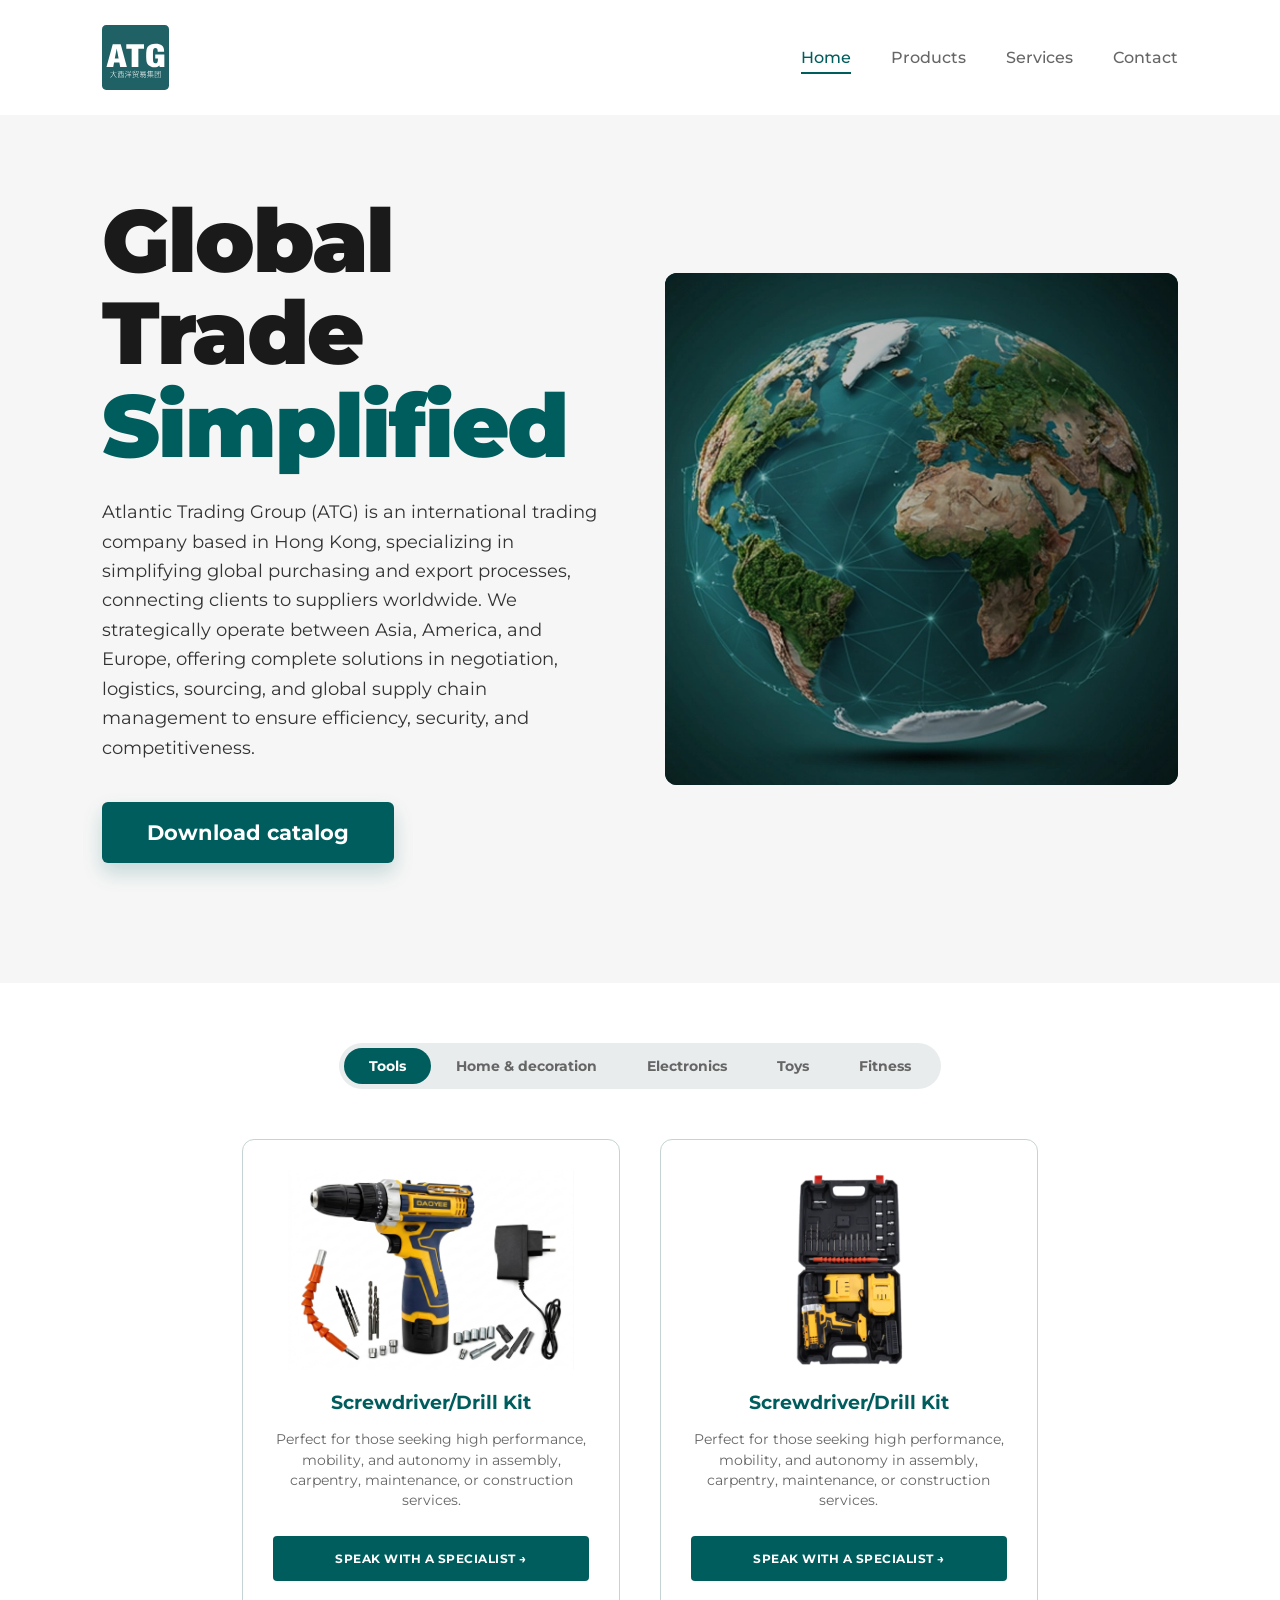
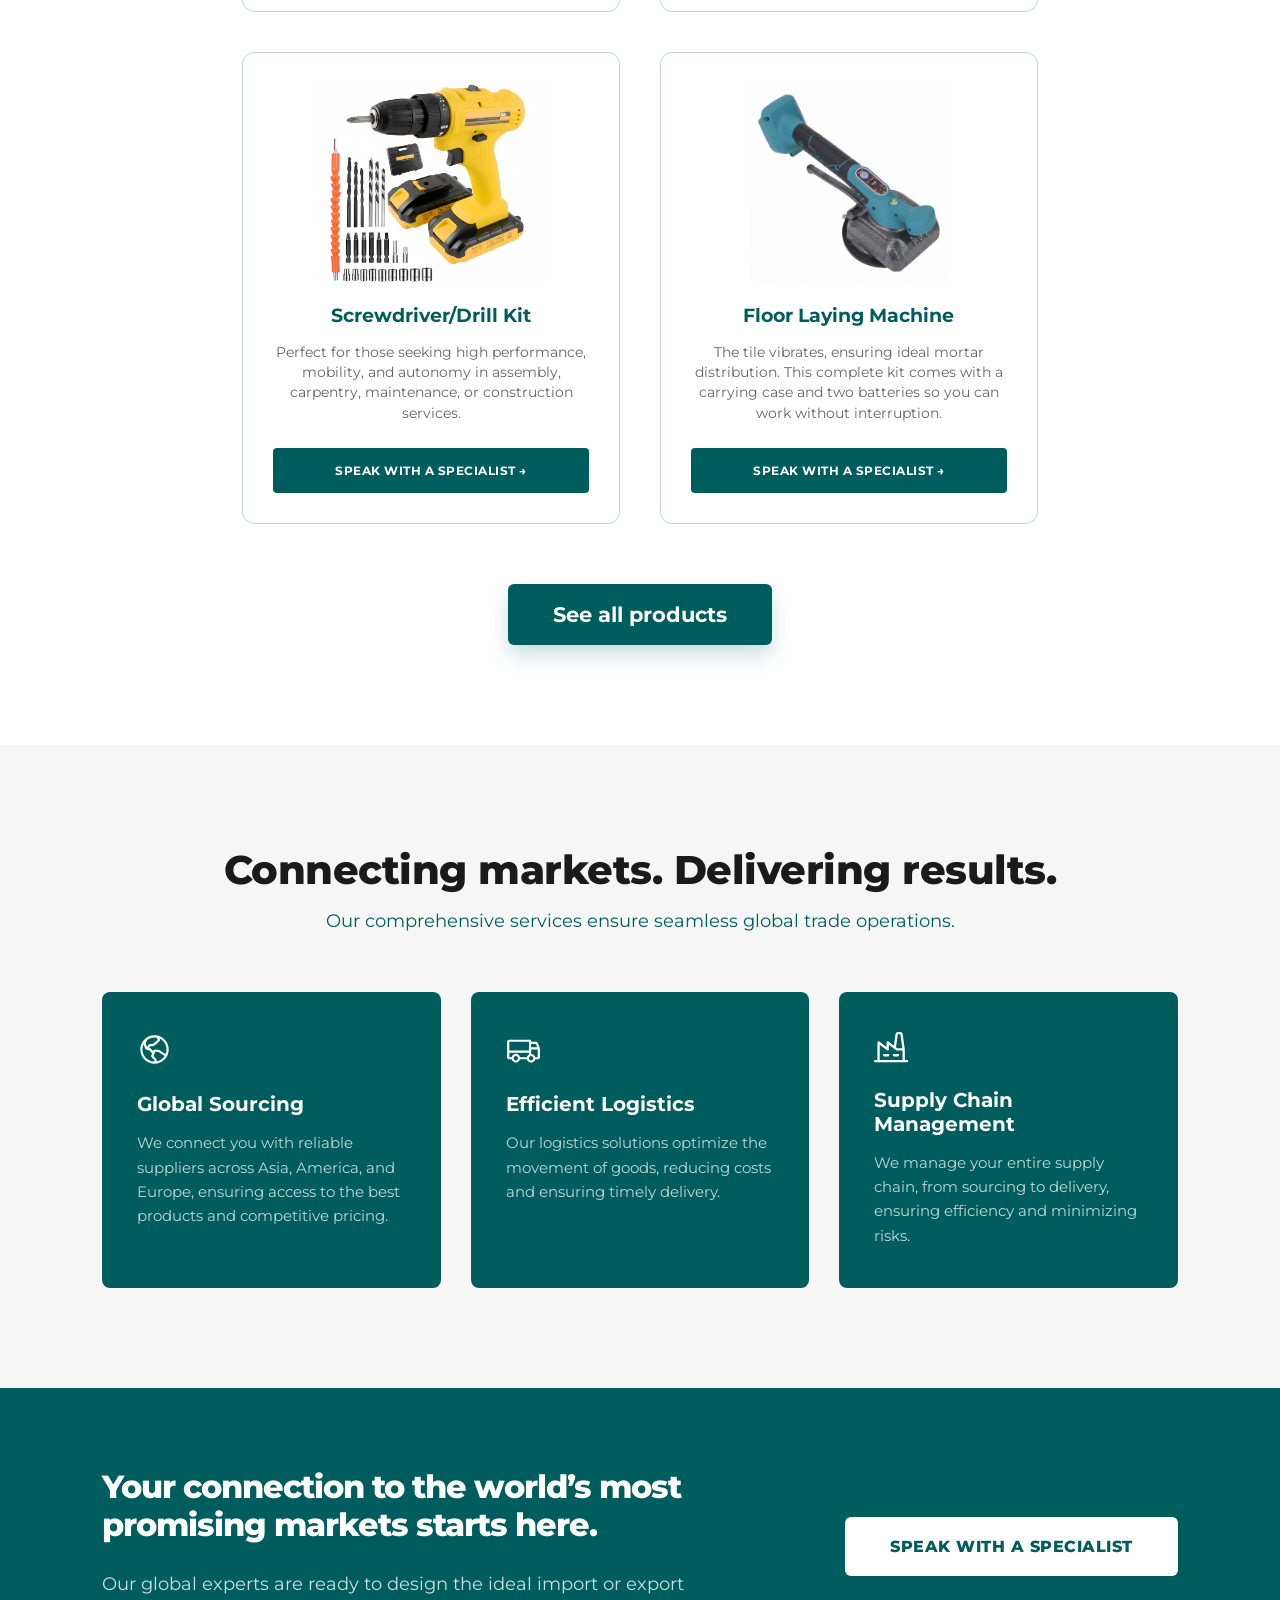
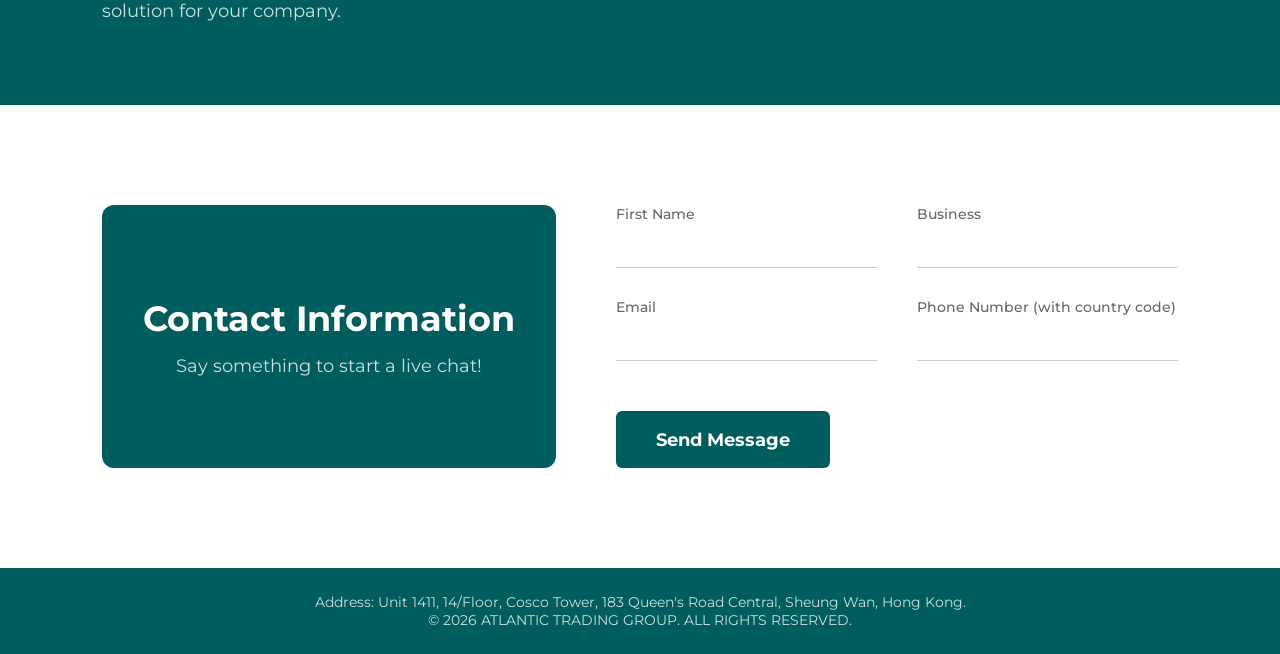
<file: index.html>
<!DOCTYPE html>
<html lang="en">
<head>
    <meta charset="UTF-8">
    <meta name="viewport" content="width=device-width, initial-scale=1.0">
    <title>ATG - Global Trade Simplified</title>
    <!-- Importar fuente Montserrat de Google Fonts -->
    <link href="https://fonts.googleapis.com/css2?family=Montserrat:wght@400;500;700;800;900&display=swap" rel="stylesheet">
    <!-- Enlace a la hoja de estilos -->
    <link rel="stylesheet" href="styles.css">
</head>
<body>

    <!-- Barra de Navegación -->
    <header class="navbar">
        <div class="logo-container">
            <a href="#">
                <img src="logotipo/Logo.svg" alt="ATG Logo" class="logo-svg">
            </a>
        </div>
        
        <!-- NUEVO: Botón Menú Hamburguesa -->
        <button class="hamburger">
            <span class="bar"></span>
            <span class="bar"></span>
            <span class="bar"></span>
        </button>
        
        <nav class="nav-menu">
            <ul class="nav-links">
                <!-- Enlaces con minúsculas para coincidir con los id de abajo -->
                <li><a href="#home" class="active">Home</a></li>
                <!-- Enlace hacia tu futura página de productos -->
                <li><a href="Products.html">Products</a></li>
                <li><a href="#services">Services</a></li>
                <li><a href="#contact">Contact</a></li>
            </ul>
        </nav>
    </header>

    <!-- Sección Hero -->
    <main class="hero-section" id="home">
        <div class="hero-container">
            <div class="hero-content">
                <h1>Global Trade <br><span class="text-teal">Simplified</span></h1>
                <p>Atlantic Trading Group (ATG) is an international trading company based in Hong Kong, specializing in simplifying global purchasing and export processes, connecting clients to suppliers worldwide. We strategically operate between Asia, America, and Europe, offering complete solutions in negotiation, logistics, sourcing, and global supply chain management to ensure efficiency, security, and competitiveness.</p>
                <a href="https://www.dropbox.com/scl/fo/usfvdaem60rq70wqm2c8m/AHS-7kXL-1Ok2AqHOoGjrYI?rlkey=5if3175f2fi79risenuqg2qz6&dl=0" target="_blank" class="btn-primary">Download catalog</a>
            </div>
            <div class="hero-image">
                <img src="Imgens/hero/img_hero.webp" alt="3D Connected Globe">
            </div>
        </div>
    </main>

    <!-- Sección de Productos -->
    <!-- Se eliminó el id="products" como solicitaste -->
    <section class="products-section">
        
        <!-- Pestañas de Categorías -->
        <div class="tabs-container">
            <div class="tabs">
                <button class="tab-btn active" data-target="tools">Tools</button>
                <button class="tab-btn" data-target="home">Home & decoration</button>
                <button class="tab-btn" data-target="electronics">Electronics</button>
                <button class="tab-btn" data-target="toys">Toys</button>
                <button class="tab-btn" data-target="fitness">Fitness</button>
            </div>
        </div>

        <!-- Contenedor de las Cuadrículas (Grids) -->
        <div class="products-wrapper">
            <!-- CATEGORÍA 1: TOOLS -->
            <div class="product-grid active" id="tools">
                <!-- PRODUCTO 1 -->
                <div class="product-card">
                    <div class="product-img-container"><img src="Imgens/Products/Tools/ScrewdriverDrill Kit_1.webp" alt="Screwdriver/Drill Kit"></div>
                    <h3>Screwdriver/Drill Kit</h3>
                    <p>Perfect for those seeking high performance, mobility, and autonomy in assembly, carpentry, maintenance, or construction services.</p>
                    <a href="#contact" class="btn-card">SPEAK WITH A SPECIALIST &rarr;</a>
                </div>
                <!-- PRODUCTO 2 -->
                <div class="product-card">
                    <div class="product-img-container"><img src="Imgens/Products/Tools/ScrewdriverDrill Kit_2.webp" alt="Screwdriver/Drill Kit"></div>
                    <h3>Screwdriver/Drill Kit</h3>
                    <p>Perfect for those seeking high performance, mobility, and autonomy in assembly, carpentry, maintenance, or construction services.</p>
                    <a href="#contact" class="btn-card">SPEAK WITH A SPECIALIST &rarr;</a>
                </div>
                <!-- PRODUCTO 3 -->
                <div class="product-card">
                    <div class="product-img-container"><img src="Imgens/Products/Tools/ScrewdriverDrill Kit_3.webp" alt="Screwdriver/Drill Kit"></div>
                    <h3>Screwdriver/Drill Kit</h3>
                    <p>Perfect for those seeking high performance, mobility, and autonomy in assembly, carpentry, maintenance, or construction services.</p>
                    <a href="#contact" class="btn-card">SPEAK WITH A SPECIALIST &rarr;</a>
                </div>
                <!-- PRODUCTO 4 -->
                <div class="product-card">
                    <div class="product-img-container"><img src="Imgens/Products/Tools/Floor Laying Machine.webp" alt="Floor Laying Machine"></div>
                    <h3>Floor Laying Machine</h3>
                    <p>The tile vibrates, ensuring ideal mortar distribution. This complete kit comes with a carrying case and two batteries so you can work without interruption.</p>
                    <a href="#contact" class="btn-card">SPEAK WITH A SPECIALIST &rarr;</a>
                </div>
            </div>

            <!-- CATEGORÍA 2: HOME -->
            <div class="product-grid" id="home-deco">
                <!-- PRODUCTO 1 -->
                <div class="product-card">
                    <div class="product-img-container"><img src="Imgens/Products/home/MATTE BLACK KETTLE.webp" alt="Matte Black Kettle"></div>
                    <h3>Matte Black Kettle</h3>
                    <p>Sleek gooseneck stovetop kettle in matte black with a wooden handle, perfect for precise pouring when making pour-over coffee or tea.</p>
                    <a href="#contact" class="btn-card">SPEAK WITH A SPECIALIST &rarr;</a>
                </div>
                <!-- PRODUCTO 2 -->
                <div class="product-card">
                    <div class="product-img-container"><img src="Imgens/Products/home/Large Graphite Casserole.webp" alt="Large Graphite Casserole"></div>
                    <h3>Large Graphite Casserole</h3>
                    <p>Deep cooking pot with a glass lid, ideal for stews, soups, and slow-cooked meals with even heat distribution.</p>
                    <a href="#contact" class="btn-card">SPEAK WITH A SPECIALIST &rarr;</a>
                </div>
                <!-- PRODUCTO 3 -->
                <div class="product-card">
                    <div class="product-img-container"><img src="Imgens/Products/home/FILTER TAP.webp" alt="Filter Tap"></div>
                    <h3>Filter Tap</h3>
                    <p>Kitchen sink faucet with a built-in water purification system, combining functionality and modern design.</p>
                    <a href="#contact" class="btn-card">SPEAK WITH A SPECIALIST &rarr;</a>
                </div>
                <!-- PRODUCTO 4 -->
                <div class="product-card">
                    <div class="product-img-container"><img src="Imgens/Products/home/CUPCAKE MOLD.webp" alt="Cupcake Mold"></div>
                    <h3>Cupcake Mold</h3>
                    <p>Standard 12-cup dark metal baking tin for making muffins or cupcakes in the oven. Even heat for perfect results.</p>
                    <a href="#contact" class="btn-card">SPEAK WITH A SPECIALIST &rarr;</a>
                </div>
            </div>

            <!-- CATEGORÍA 3: ELECTRONICS -->
            <div class="product-grid" id="electronics">
                <!-- PRODUCTO 1 -->
                <div class="product-card"><div class="product-img-container"><img src="Imgens/Products/electronics/BARCODE READER.webp"></div>
                <h3>Barcode Reader</h3><p>Desktop fixed barcode reader, ideal for speeding up checkout and point-of-sale service.</p><a href="#contact" class="btn-card">SPEAK WITH A SPECIALIST &rarr;</a></div>
                <!-- PRODUCTO 2 -->
                <div class="product-card"><div class="product-img-container"><img src="Imgens/Products/electronics/KETTLE.webp"></div>
                <h3>Kettle</h3><p>: Classic design stainless steel electric kettle, durable and practical for everyday use.</p><a href="#contact" class="btn-card">SPEAK WITH A SPECIALIST &rarr;</a></div>
                <!-- PRODUCTO 3 -->
                <div class="product-card"><div class="product-img-container"><img src="Imgens/Products/electronics/KETTLE_2.webp"></div>
                <h3>Kettle</h3><p>Clear glass electric kettle with stainless steel accents, offering a modern look for your kitchen.</p><a href="#contact" class="btn-card">SPEAK WITH A SPECIALIST &rarr;</a></div>
                <!-- PRODUCTO 4 -->
                <div class="product-card"><div class="product-img-container"><img src="Imgens/Products/electronics/KETTLE_3.webp"></div>
                <h3>Kettle</h3><p>Stainless steel electric kettle with black base and accents, combining efficiency, durability, and elegance.</p><a href="#contact" class="btn-card">SPEAK WITH A SPECIALIST &rarr;</a></div>
            </div>
            <!-- CATEGORÍA 5: FITNESS -->
            <div class="product-grid" id="fitness">
                <!-- PRODUCTO 1 -->
                <div class="product-card">
                    <div class="product-img-container"><img src="Imgens/Products/Fitness/BIKE EXERCISE.webp" alt="Exercise Bike"></div>
                    <h3>Exercise Bike</h3>
                    <p>Stationary exercise bike for cardio training at home. Adjustable resistance and comfortable seat for effective workouts.</p>
                    <a href="#contact" class="btn-card">SPEAK WITH A SPECIALIST &rarr;</a>
                </div>
                <!-- PRODUCTO 2 -->
                <div class="product-card">
                    <div class="product-img-container"><img src="Imgens/Products/Fitness/TREADMILL EXERCISES.webp" alt="Treadmill"></div>
                    <h3>Treadmill</h3>
                    <p>Electric treadmill for home use with adjustable speed settings. Ideal for walking, jogging, and running workouts.</p>
                    <a href="#contact" class="btn-card">SPEAK WITH A SPECIALIST &rarr;</a>
                </div>
                <!-- PRODUCTO 3 -->
                <div class="product-card">
                    <div class="product-img-container"><img src="Imgens/Products/Fitness/STEPPER.webp" alt="Stepper"></div>
                    <h3>Stepper</h3>
                    <p>Compact stair stepper for low-impact cardio exercise. Strengthens legs and glutes while improving cardiovascular health.</p>
                    <a href="#contact" class="btn-card">SPEAK WITH A SPECIALIST &rarr;</a>
                </div>
                <!-- PRODUCTO 4 -->
                <div class="product-card">
                    <div class="product-img-container"><img src="Imgens/Products/Fitness/EXERCISE EQUIPMENT.webp" alt="Exercise Equipment"></div>
                    <h3>Exercise Equipment</h3>
                    <p>Multi-functional fitness equipment for full-body training at home. Compact design suitable for any space.</p>
                    <a href="#contact" class="btn-card">SPEAK WITH A SPECIALIST &rarr;</a>
                </div>
            </div>

            <!-- CATEGORÍA 4: TOYS -->
            <div class="product-grid" id="toys">
                <!-- PRODUCTO 1 -->
                <div class="product-card">
                    <div class="product-img-container"><img src="Imgens/Products/Toys/GRC0703BR.webp" alt="Remote Control Dog"></div>
                    <h3>Remote Control Dog</h3>
                    <p>Interactive RC robotic dog toy in brown. ABS and aluminum alloy construction with realistic movements and sounds.</p>
                    <a href="#contact" class="btn-card">SPEAK WITH A SPECIALIST &rarr;</a>
                </div>
                <!-- PRODUCTO 2 -->
                <div class="product-card">
                    <div class="product-img-container"><img src="Imgens/Products/Toys/GBR0016PK.webp" alt="Balance Bike"></div>
                    <h3>Balance Bike (Pink)</h3>
                    <p>Children's balance bike in pink. Steel frame with foam and PU construction. Develops balance and motor skills.</p>
                    <a href="#contact" class="btn-card">SPEAK WITH A SPECIALIST &rarr;</a>
                </div>
                <!-- PRODUCTO 3 -->
                <div class="product-card">
                    <div class="product-img-container"><img src="Imgens/Products/Toys/GWL0101SK.webp" alt="Remote Control Shark"></div>
                    <h3>Remote Control Shark</h3>
                    <p>RC swimming shark toy designed for pool or bathtub play. ABS and PP construction for durable water fun.</p>
                    <a href="#contact" class="btn-card">SPEAK WITH A SPECIALIST &rarr;</a>
                </div>
                <!-- PRODUCTO 4 -->
                <div class="product-card">
                    <div class="product-img-container"><img src="Imgens/Products/Toys/GMG0201ET.webp" alt="Magnetic Building Blocks"></div>
                    <h3>Magnetic Building Blocks</h3>
                    <p>Educational assembly toy car with magnetic blocks. Promotes creative play and motor skill development in children.</p>
                    <a href="#contact" class="btn-card">SPEAK WITH A SPECIALIST &rarr;</a>
                </div>
            </div>
        </div>

        <div class="see-all-container">
            <!-- Asumo que este botón también debería ir a la página de productos -->
            <a href="Products.html" class="btn-primary">See all products</a>
        </div>
    </section>
    
    <!-- =========================================
         SECCIÓN DE SERVICIOS
         ========================================= -->
    <section class="services-section" id="services">
        <div class="services-header">
            <h2>Connecting markets. Delivering results.</h2>
            <p class="text-teal">Our comprehensive services ensure seamless global trade operations.</p>
        </div>

        <div class="services-grid">
            <!-- Tarjeta 1 -->
            <div class="service-card">
                <img src="Icon/Global Sourcing.svg" alt="Global Sourcing" class="service-icon">
                <h3>Global Sourcing</h3>
                <p>We connect you with reliable suppliers across Asia, America, and Europe, ensuring access to the best products and competitive pricing.</p>
            </div>

            <!-- Tarjeta 2 -->
            <div class="service-card">
                <img src="Icon/Efficient Logistics.svg" alt="Logistics" class="service-icon">
                <h3>Efficient Logistics</h3>
                <p>Our logistics solutions optimize the movement of goods, reducing costs and ensuring timely delivery.</p>
            </div>

            <!-- Tarjeta 3 -->
            <div class="service-card">
                <img src="Icon/Supply Chain.svg" alt="Supply Chain" class="service-icon">
                <h3>Supply Chain Management</h3>
                <p>We manage your entire supply chain, from sourcing to delivery, ensuring efficiency and minimizing risks.</p>
            </div>
        </div>
    </section>

    <!-- =========================================
         SECCIÓN CTA (CALL TO ACTION)
         ========================================= -->
    <section class="cta-section">
        <div class="cta-container">
            <div class="cta-text">
                <h2>Your connection to the world’s most<br>promising markets starts here.</h2>
                <p>Our global experts are ready to design the ideal import or export<br>solution for your company.</p>
            </div>
            <div class="cta-button-container">
                <!-- Enviamos el CTA directo al formulario de contacto -->
                <a href="#contact" class="btn-white">SPEAK WITH A SPECIALIST</a>
            </div>
        </div>
    </section>

    <!-- =========================================
         SECCIÓN DE CONTACTO
         ========================================= -->
     <section class="contact-section" id="contact">
        <div class="contact-container">
            
            <!-- Tarjeta de Información (Izquierda) -->
            <div class="contact-info">
                <h2>Contact Information</h2>
                <p>Say something to start a live chat!</p>
            </div>

            <!-- Formulario (Derecha) -->
            <div class="contact-form-container">
                
                <!-- Mensaje de éxito (Oculto inicialmente) -->
                <div id="success-message" class="success-message" style="display: none;">
                    <h3>Thank you for your interest in doing business with us, we will contact you as soon as possible.</h3>
                </div>

                <!-- Formulario -->
                <form action="https://formsubmit.co/sowaagencia@gmail.com" method="POST" class="contact-form" id="contact-form">
                    <input type="hidden" name="_cc" value="av09marketing@gmail.com">
                    
                    <input type="hidden" name="_captcha" value="false">
                    
                    <!-- ==============================================
                         CONFIGURACIÓN PARA IDENTIFICAR EL LEAD 
                         ============================================== -->
                    
                    <input type="hidden" name="_subject" value="🔔 New Lead from ATG Website!">
                    <input type="hidden" name="Internal Note" value="This is a new interested lead from the ATG website. Please reply as soon as possible.">
                    
                    <!-- ============================================== -->

                    <div class="form-row">
                        <div class="input-group">
                            <label for="firstName">First Name</label>
                            <input type="text" id="firstName" name="First Name" required>
                        </div>
                        <div class="input-group">
                            <label for="business">Business</label>
                            <input type="text" id="business" name="Business" required>
                        </div>
                    </div>

                    <div class="form-row">
                        <div class="input-group">
                            <label for="email">Email</label>
                            <input type="email" id="email" name="Email" required>
                        </div>
                        <div class="input-group">
                            <label for="phone">Phone Number (with country code)</label>
                            <input type="tel" id="phone" name="Phone Number" required>
                        </div>
                    </div>

                    <button type="submit" class="btn-submit" id="submit-btn">Send Message</button>
                </form>
            </div>

        </div>
    </section>

    <!-- =========================================
         FOOTER
         ========================================= -->
    <footer class="footer">
        <p> Address: Unit 1411, 14/Floor, Cosco Tower, 183 Queen's Road Central, Sheung Wan, Hong Kong.</p>
        <p>&copy; 2026 ATLANTIC TRADING GROUP. ALL RIGHTS RESERVED.</p>
    </footer>

    <!-- SCRIPTS -->
    <script>
        // 1. FUNCIONALIDAD DEL MENÚ HAMBURGUESA
        const hamburger = document.querySelector(".hamburger");
        const navMenu = document.querySelector(".nav-menu");

        hamburger.addEventListener("click", () => {
            hamburger.classList.toggle("active");
            navMenu.classList.toggle("active");
        });

        // Cerrar el menú al hacer clic en un enlace
        document.querySelectorAll(".nav-links a").forEach(n => n.addEventListener("click", () => {
            hamburger.classList.remove("active");
            navMenu.classList.remove("active");
        }));

        // 2. FUNCIONALIDAD DE LAS PESTAÑAS DE PRODUCTOS
        const tabBtns = document.querySelectorAll('.tab-btn');
        const productGrids = document.querySelectorAll('.product-grid');

        tabBtns.forEach(btn => {
            btn.addEventListener('click', () => {
                tabBtns.forEach(b => b.classList.remove('active'));
                btn.classList.add('active');

                const targetId = btn.getAttribute('data-target');

                productGrids.forEach(grid => {
                    grid.classList.remove('active');
                    // Corrección menor: Si el target es 'home' cambiamos el id a 'home-deco' para que funcione 
                    // sin chocar con el ID del home de arriba
                    if(grid.id === targetId || (targetId === 'home' && grid.id === 'home-deco')) {
                        grid.classList.add('active');
                    }
                });
            });
        });

        // 3. FUNCIONALIDAD DEL FORMULARIO (AJAX / SIN RECARGA)
        const contactForm = document.getElementById('contact-form');
        const successMessage = document.getElementById('success-message');
        const submitBtn = document.getElementById('submit-btn');

        if (contactForm) {
            contactForm.addEventListener('submit', function(e) {
                // Previene que la página se recargue
                e.preventDefault();

                // Cambiar el texto del botón y deshabilitarlo
                const originalBtnText = submitBtn.innerText;
                submitBtn.innerText = 'Sending...';
                submitBtn.disabled = true;

                // Recoger los datos del formulario
                const formData = new FormData(contactForm);

                // Enviar usando fetch
                fetch(contactForm.action, {
                    method: 'POST',
                    body: formData,
                    headers: {
                        'Accept': 'application/json'
                    }
                })
                .then(response => {
                    if (response.ok) {
                        contactForm.style.display = 'none';
                        successMessage.style.display = 'block';
                    } else {
                        throw new Error('Respuesta del servidor no fue OK');
                    }
                })
                .catch(error => {
                    console.error('Error:', error);
                    alert('There was a problem sending your message. Please try again later.');
                    
                    submitBtn.innerText = originalBtnText;
                    submitBtn.disabled = false;
                });
            });
        }
    </script>
</body>
</html>
</file>
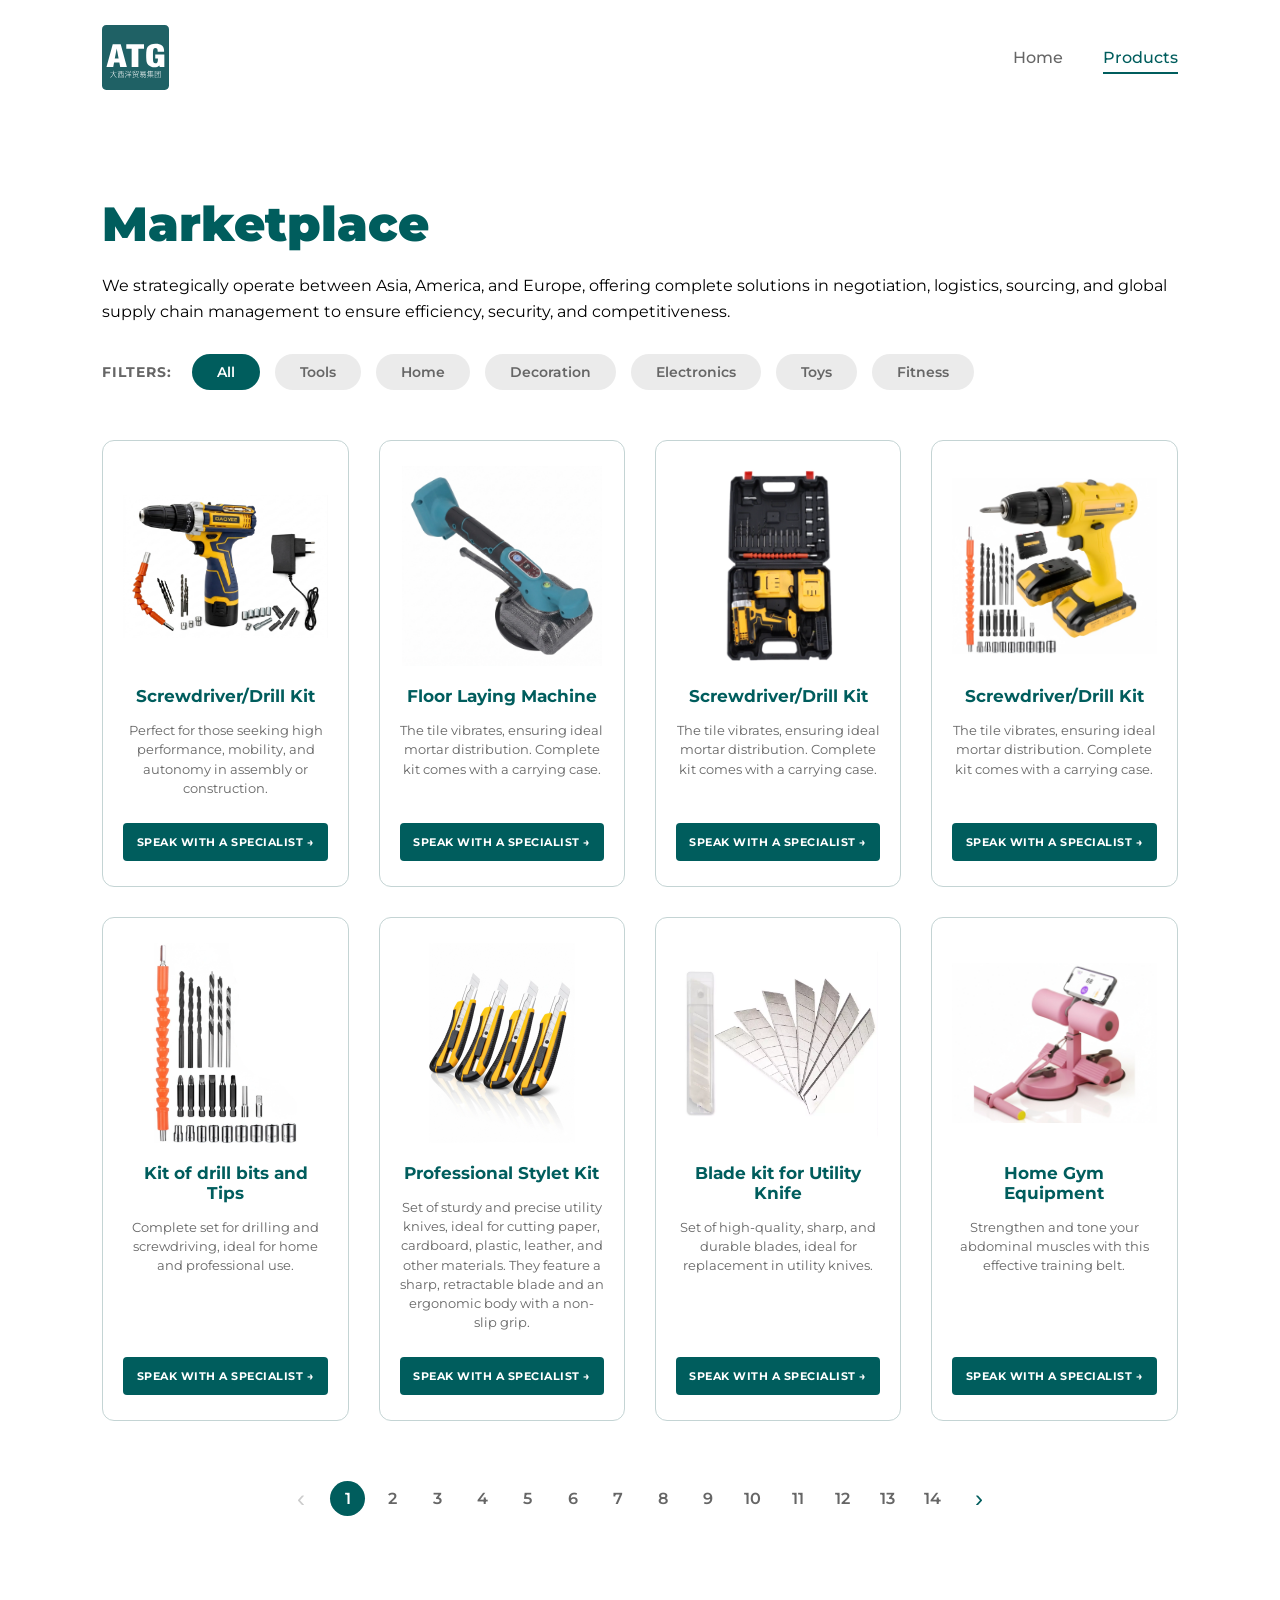
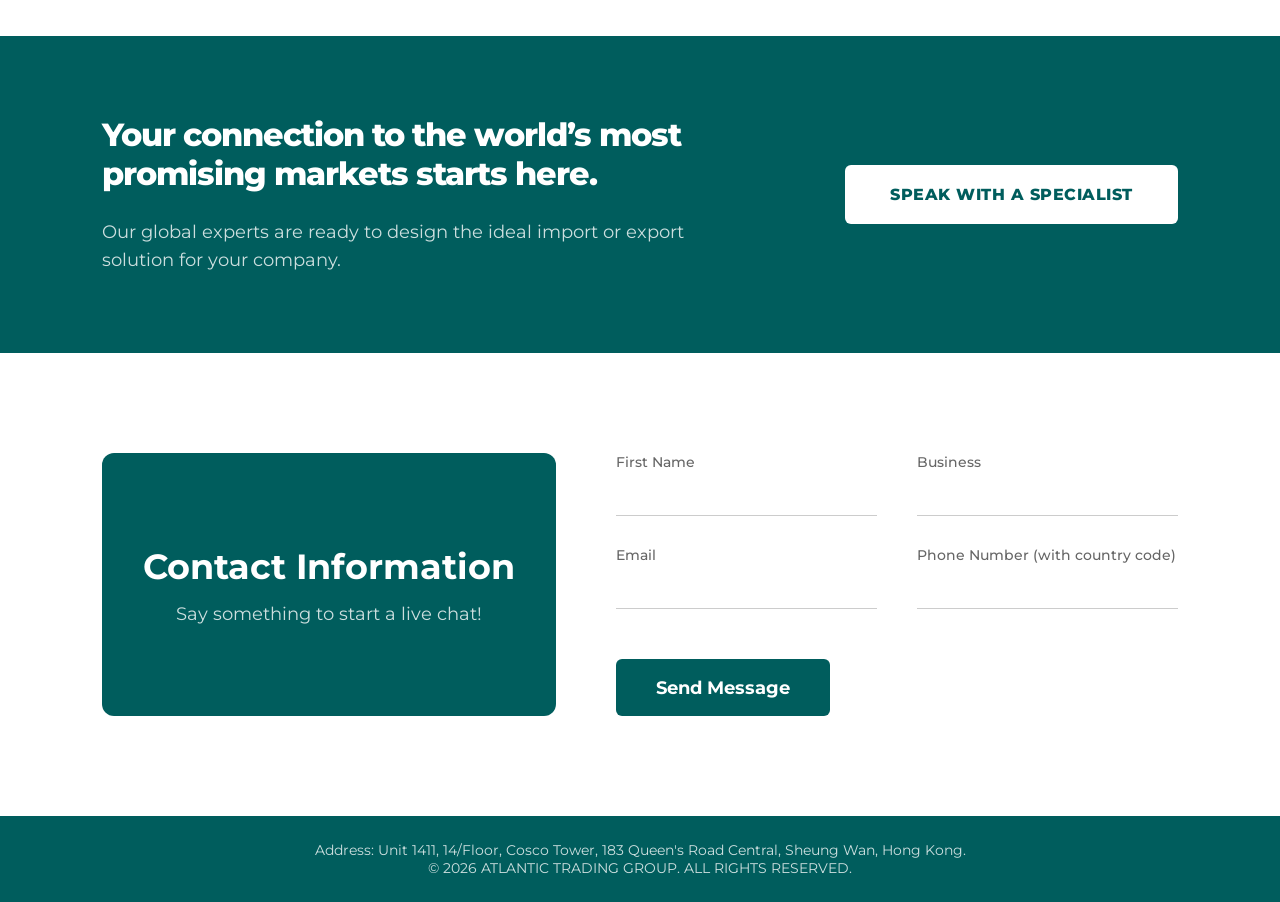
<file: Products.html>
<!DOCTYPE html>
<html lang="en">
<head>
    <meta charset="UTF-8">
    <meta name="viewport" content="width=device-width, initial-scale=1.0">
    <title>ATG - Global Trade Simplified</title>
    <!-- Importar fuente Montserrat de Google Fonts -->
    <link href="https://fonts.googleapis.com/css2?family=Montserrat:wght@400;500;700;800;900&display=swap" rel="stylesheet">
    <!-- Enlace a la hoja de estilos -->
    <link rel="stylesheet" href="styles.css">
</head>
<body>

    <!-- Barra de Navegación -->
    <header class="navbar">
        <div class="logo-container">
            <a href="#">
                <img src="logotipo/Logo.svg" alt="ATG Logo" class="logo-svg">
            </a>
        </div>
        
        <!-- NUEVO: Botón Menú Hamburguesa -->
        <button class="hamburger">
            <span class="bar"></span>
            <span class="bar"></span>
            <span class="bar"></span>
        </button>
        
        <nav class="nav-menu">
            <ul class="nav-links">
                <!-- Enlaces con minúsculas para coincidir con los id de abajo -->
                <li><a href="index.html" >Home</a></li>
                <!-- Enlace hacia tu futura página de productos -->
                <li><a href="products.html"class="active">Products</a></li>

            </ul>
        </nav>
    </header>

    <!-- SECCIÓN MARKETPLACE -->
    <main class="marketplace-section">
        <div class="marketplace-container">
            
            <!-- Encabezado -->
            <div class="marketplace-header">
                <h1 class="marketplace-header-title">Marketplace</h1>
                <p class="marketplace-header-description">We strategically operate between Asia, America, and Europe, offering complete solutions in negotiation, logistics, sourcing, and global supply chain management to ensure efficiency, security, and competitiveness.</p>
            </div>
     <!-- Filtros -->
            <div class="filters-wrapper">
                <span class="filter-label">FILTERS:</span>
                <div class="filter-buttons">
                    <button class="filter-pill active" data-filter="all">All</button>
                    <button class="filter-pill" data-filter="tools">Tools</button>
                    <button class="filter-pill" data-filter="home">Home</button>
                    <button class="filter-pill" data-filter="decoration">Decoration</button>
                    <button class="filter-pill" data-filter="electronics">Electronics</button>
                    <button class="filter-pill" data-filter="toys">Toys</button>
                    <button class="filter-pill" data-filter="fitness">Fitness</button>
                </div>
            </div>
      
    <!-- CUADRÍCULA DE PRODUCTOS (4 Columnas) -->
            <!-- IMPORTANTE: Añade el atributo data-category a cada tarjeta -->
            <div class="marketplace-grid" id="product-list">
                
                <!-- PRODUCTO 1 (Tools) -->
                <div class="product-card" data-category="tools">
                    <div class="product-img-container"><img src="Imgens/Products/Tools/ScrewdriverDrill Kit_1.webp" alt="Tool"></div>
                    <h3>Screwdriver/Drill Kit</h3>
                    <p>Perfect for those seeking high performance, mobility, and autonomy in assembly or construction.</p>
                    <a href="#contact" class="btn-card">SPEAK WITH A SPECIALIST &rarr;</a>
                </div>

                <!-- PRODUCTO 2 (Tools) -->
                <div class="product-card" data-category="tools">
                    <div class="product-img-container"><img src="Imgens/Products/Tools/Floor Laying Machine.webp" alt="Tool"></div>
                    <h3>Floor Laying Machine</h3>
                    <p>The tile vibrates, ensuring ideal mortar distribution. Complete kit comes with a carrying case.</p>
                    <a href="#contact" class="btn-card">SPEAK WITH A SPECIALIST &rarr;</a>
                </div>
                <!-- PRODUCTO 3 (Tools) -->
                <div class="product-card" data-category="tools">
                    <div class="product-img-container"><img src="Imgens/Products/Tools/ScrewdriverDrill Kit_2.webp" alt="Tool"></div>
                    <h3>Screwdriver/Drill Kit</h3>
                    <p>The tile vibrates, ensuring ideal mortar distribution. Complete kit comes with a carrying case.</p>
                    <a href="#contact" class="btn-card">SPEAK WITH A SPECIALIST &rarr;</a>
                </div>
                <!-- PRODUCTO 4 (Tools) -->
                <div class="product-card" data-category="tools">
                    <div class="product-img-container"><img src="Imgens/Products/Tools/ScrewdriverDrill Kit_3.webp" alt="Tool"></div>
                    <h3>Screwdriver/Drill Kit</h3>
                    <p>The tile vibrates, ensuring ideal mortar distribution. Complete kit comes with a carrying case.</p>
                    <a href="#contact" class="btn-card">SPEAK WITH A SPECIALIST &rarr;</a>
                </div>
                <!-- PRODUCTO 5 (Tools) -->
                <div class="product-card" data-category="tools">
                    <div class="product-img-container"><img src="Imgens/Products/Tools/Kit of drill bits and Tips.webp" alt="Tool"></div>
                    <h3>Kit of drill bits and Tips</h3>
                    <p>Complete set for drilling and screwdriving, ideal for home and professional use.</p>
                    <a href="#contact" class="btn-card">SPEAK WITH A SPECIALIST &rarr;</a>
                </div>
                <!-- PRODUCTO 6 (Tools) -->
                <div class="product-card" data-category="tools">
                    <div class="product-img-container"><img src="Imgens/Products/Tools/PROFESSIONAL STYLET KIT.webp" alt="Tool"></div>
                    <h3>Professional Stylet Kit</h3>
                    <p>Set of sturdy and precise utility knives, ideal for cutting paper, cardboard, plastic, leather, and other materials. They feature a sharp, retractable blade and an ergonomic body with a non-slip grip.</p>
                    <a href="#contact" class="btn-card">SPEAK WITH A SPECIALIST &rarr;</a>
                </div>
                <!-- PRODUCTO 7 (Tools) -->
                <div class="product-card" data-category="tools">
                    <div class="product-img-container"><img src="Imgens/Products/Tools/Blade Kit for Utility Knife.webp" alt="Tool"></div>
                    <h3>Blade kit for Utility Knife</h3>
                    <p>Set of high-quality, sharp, and durable blades, ideal for replacement in utility knives.</p>
                    <a href="#contact" class="btn-card">SPEAK WITH A SPECIALIST &rarr;</a>
                </div>

                <!-- PRODUCTO 1 (Home) -->
                <div class="product-card" data-category="home">
                    <div class="product-img-container"><img src="Imgens/Products/home/Home Gym Equipment.webp" alt="Home"></div>
                    <h3>Home Gym Equipment</h3>
                    <p>Strengthen and tone your abdominal muscles with this effective training belt.</p>
                    <a href="#contact" class="btn-card">SPEAK WITH A SPECIALIST &rarr;</a>
                </div>
                <!-- PRODUCTO 2 (Home) -->
                <div class="product-card" data-category="home">
                    <div class="product-img-container"><img src="Imgens/Products/home/CUPCAKE MOLD.webp" alt="Home"></div>
                    <h3>Cupcake Mold</h3>
                    <p>A standard 12-cup dark metal baking tin used for making muffins or cupcakes in the oven.</p>
                    <a href="#contact" class="btn-card">SPEAK WITH A SPECIALIST &rarr;</a>
                </div>

                 <!-- PRODUCTO 3 (Home) -->
                <div class="product-card" data-category="home">
                    <div class="product-img-container"><img src="Imgens/Products/home/FILTER TAP.webp" alt="Home"></div>
                    <h3>Filter Tap</h3>
                    <p>A kitchen sink faucet with a built-in water purification system.</p>
                    <a href="#contact" class="btn-card">SPEAK WITH A SPECIALIST &rarr;</a>
                </div>

                 <!-- PRODUCTO 4 (Home) -->
                <div class="product-card" data-category="home">
                    <div class="product-img-container"><img src="Imgens/Products/home/FILTER TAP_2.webp" alt="Home"></div>
                    <h3>Filter Tap</h3>
                    <p>A kitchen sink faucet with a built-in water purification system.</p>
                    <a href="#contact" class="btn-card">SPEAK WITH A SPECIALIST &rarr;</a>
                </div>

                 <!-- PRODUCTO 5 (Home) -->
                <div class="product-card" data-category="home">
                    <div class="product-img-container"><img src="Imgens/Products/home/FILTER TAP_3.webp" alt="Home"></div>
                    <h3>Filter Tap</h3>
                    <p>A kitchen sink faucet with a built-in water purification system.</p>
                    <a href="#contact" class="btn-card">SPEAK WITH A SPECIALIST &rarr;</a>
                </div>

                 <!-- PRODUCTO 6 (Home) -->
                <div class="product-card" data-category="home">
                    <div class="product-img-container"><img src="Imgens/Products/home/FILTER TAP_4.webp" alt="Home"></div>
                    <h3>Filter Tap</h3>
                    <p>A kitchen sink faucet with a built-in water purification system.</p>
                    <a href="#contact" class="btn-card">SPEAK WITH A SPECIALIST &rarr;</a>
                </div>

                 <!-- PRODUCTO 7 (Home) -->
                <div class="product-card" data-category="home">
                    <div class="product-img-container"><img src="Imgens/Products/home/FRYING PAN FOR TOAST.webp" alt="Home"></div>
                    <h3>Frying Pan For Toast</h3>
                    <p>A black, double-sided stovetop sandwich maker with a locking handle, designed to press and toast sandwiches over a burner.</p>
                    <a href="#contact" class="btn-card">SPEAK WITH A SPECIALIST &rarr;</a>
                </div>

                 <!-- PRODUCTO 8 (Home) -->
                <div class="product-card" data-category="home">
                    <div class="product-img-container"><img src="Imgens/Products/home/FRYING PAN_2.webp" alt="Home"></div>
                    <h3>Frying Pan</h3>
                    <p>A square, non-stick grill pan with raised ridges on the bottom, ideal for searing meats or vegetables and getting grill marks on the stovetop.</p>
                    <a href="#contact" class="btn-card">SPEAK WITH A SPECIALIST &rarr;</a>
                </div>

                 <!-- PRODUCTO 9 (Home) -->
                <div class="product-card" data-category="home">
                    <div class="product-img-container"><img src="Imgens/Products/home/FRYING PAN.webp" alt="Home"></div>
                    <h3>Frying Pan</h3>
                    <p>A square, non-stick grill pan with raised ridges on the bottom, ideal for searing meats or vegetables and getting grill marks on the stovetop.</p>
                    <a href="#contact" class="btn-card">SPEAK WITH A SPECIALIST &rarr;</a>
                </div>

                 <!-- PRODUCTO 10 (Home) -->
                <div class="product-card" data-category="home">
                    <div class="product-img-container"><img src="Imgens/Products/home/GOURMET FAUCET.webp" alt="Home"></div>
                    <h3>Gourmet Faucet</h3>
                    <p>Upgrade your kitchen with this elegant and highly functional Gourmet Faucet.</p>
                    <a href="#contact" class="btn-card">SPEAK WITH A SPECIALIST &rarr;</a>
                </div>

                 <!-- PRODUCTO 11 (Home) -->
                <div class="product-card" data-category="home">
                    <div class="product-img-container"><img src="Imgens/Products/home/GOURMET FAUCET_2.webp" alt="Home"></div>
                    <h3>Gourmet Faucet</h3>
                    <p>Upgrade your kitchen with this elegant and highly functional Gourmet Faucet.</p>
                    <a href="#contact" class="btn-card">SPEAK WITH A SPECIALIST &rarr;</a>
                </div>
                <!-- PRODUCTO 12 (Home) -->
                <div class="product-card" data-category="home">
                    <div class="product-img-container"><img src="Imgens/Products/home/GOURMET FAUCET_3.webp" alt="Home"></div>
                    <h3>Gourmet Faucet</h3>
                    <p>Upgrade your kitchen with this elegant and highly functional Gourmet Faucet.</p>
                    <a href="#contact" class="btn-card">SPEAK WITH A SPECIALIST &rarr;</a>
                </div>

                 <!-- PRODUCTO 13 (Home) -->
                <div class="product-card" data-category="home">
                    <div class="product-img-container"><img src="Imgens/Products/home/GOURMET FAUCET_4.webp" alt="Home"></div>
                    <h3>Gourmet Faucet</h3>
                    <p>Upgrade your kitchen with this elegant and highly functional Gourmet Faucet.</p>
                    <a href="#contact" class="btn-card">SPEAK WITH A SPECIALIST &rarr;</a>
                </div>

                 <!-- PRODUCTO 14 (Home) -->
                <div class="product-card" data-category="home">
                    <div class="product-img-container"><img src="Imgens/Products/home/GOURMET FAUCET_5.webp" alt="Home"></div>
                    <h3>Gourmet Faucet</h3>
                    <p>Upgrade your kitchen with this elegant and highly functional Gourmet Faucet.</p>
                    <a href="#contact" class="btn-card">SPEAK WITH A SPECIALIST &rarr;</a>
                </div>

                 <!-- PRODUCTO 15 (Home) -->
                <div class="product-card" data-category="home">
                    <div class="product-img-container"><img src="Imgens/Products/home/GOURMET FAUCET_6.webp" alt="Home"></div>
                    <h3>Gourmet Faucet</h3>
                    <p>Upgrade your kitchen with this elegant and highly functional Gourmet Faucet.</p>
                    <a href="#contact" class="btn-card">SPEAK WITH A SPECIALIST &rarr;</a>
                </div>

                 <!-- PRODUCTO 16 (Home) -->
                <div class="product-card" data-category="home">
                    <div class="product-img-container"><img src="Imgens/Products/home/GOURMET FAUCET_7.webp" alt="Home"></div>
                    <h3>Gourmet Faucet</h3>
                    <p>Upgrade your kitchen with this elegant and highly functional Gourmet Faucet.</p>
                    <a href="#contact" class="btn-card">SPEAK WITH A SPECIALIST &rarr;</a>
                </div>

                 <!-- PRODUCTO 17 (Home) -->
                <div class="product-card" data-category="home">
                    <div class="product-img-container"><img src="Imgens/Products/home/GOURMET FAUCET_8.webp" alt="Home"></div>
                    <h3>Gourmet Faucet</h3>
                    <p>Upgrade your kitchen with this elegant and highly functional Gourmet Faucet.</p>
                    <a href="#contact" class="btn-card">SPEAK WITH A SPECIALIST &rarr;</a>
                </div>

                 <!-- PRODUCTO 18 (Home) -->
                <div class="product-card" data-category="home">
                    <div class="product-img-container"><img src="Imgens/Products/home/GOURMET FAUCET_9.webp" alt="Home"></div>
                    <h3>Gourmet Faucet</h3>
                    <p>Upgrade your kitchen with this elegant and highly functional Gourmet Faucet.</p>
                    <a href="#contact" class="btn-card">SPEAK WITH A SPECIALIST &rarr;</a>
                </div>

                 <!-- PRODUCTO 19 (Home) -->
                <div class="product-card" data-category="home">
                    <div class="product-img-container"><img src="Imgens/Products/home/GOURMET FAUCET_10.webp" alt="Home"></div>
                    <h3>Gourmet Faucet</h3>
                    <p>Upgrade your kitchen with this elegant and highly functional Gourmet Faucet.</p>
                    <a href="#contact" class="btn-card">SPEAK WITH A SPECIALIST &rarr;</a>
                </div>

                 <!-- PRODUCTO 20 (Home) -->
                <div class="product-card" data-category="home">
                    <div class="product-img-container"><img src="Imgens/Products/home/GOURMET FAUCET_11.webp" alt="Home"></div>
                    <h3>Gourmet Faucet</h3>
                    <p>Upgrade your kitchen with this elegant and highly functional Gourmet Faucet.</p>
                    <a href="#contact" class="btn-card">SPEAK WITH A SPECIALIST &rarr;</a>
                </div>

                <!-- PRODUCTO 21 (Home) -->
                <div class="product-card" data-category="home">
                    <div class="product-img-container"><img src="Imgens/Products/home/GOURMET FAUCET_12.webp" alt="Home"></div>
                    <h3>Gourmet Faucet</h3>
                    <p>Upgrade your kitchen with this elegant and highly functional Gourmet Faucet.</p>
                    <a href="#contact" class="btn-card">SPEAK WITH A SPECIALIST &rarr;</a>
                </div>

                 <!-- PRODUCTO 22 (Home) -->
                <div class="product-card" data-category="home">
                    <div class="product-img-container"><img src="Imgens/Products/home/GOURMET FAUCET_13.webp" alt="Home"></div>
                    <h3>Gourmet Faucet</h3>
                    <p>Upgrade your kitchen with this elegant and highly functional Gourmet Faucet.</p>
                    <a href="#contact" class="btn-card">SPEAK WITH A SPECIALIST &rarr;</a>
                </div>
                <!-- PRODUCTO 23 (Home) -->
                <div class="product-card" data-category="home">
                    <div class="product-img-container"><img src="Imgens/Products/home/GOURMET FAUCET_14.webp" alt="Home"></div>
                    <h3>Gourmet Faucet</h3>
                    <p>Upgrade your kitchen with this elegant and highly functional Gourmet Faucet.</p>
                    <a href="#contact" class="btn-card">SPEAK WITH A SPECIALIST &rarr;</a>
                </div>

                 <!-- PRODUCTO 24 (Home) -->
                <div class="product-card" data-category="home">
                    <div class="product-img-container"><img src="Imgens/Products/home/GOURMET FAUCET_15.webp" alt="Home"></div>
                    <h3>Gourmet Faucet</h3>
                    <p>Upgrade your kitchen with this elegant and highly functional Gourmet Faucet.</p>
                    <a href="#contact" class="btn-card">SPEAK WITH A SPECIALIST &rarr;</a>
                </div>

                 <!-- PRODUCTO 25 (Home) -->
                <div class="product-card" data-category="home">
                    <div class="product-img-container"><img src="Imgens/Products/home/INFLATABLE CHILD SEAT.webp" alt="Home"></div>
                    <h3>Inflatable Child Seat</h3>
                    <p>A white, inflatable baby support chair decorated with a small, subtle pattern.</p>
                    <a href="#contact" class="btn-card">SPEAK WITH A SPECIALIST &rarr;</a>
                </div>

                 <!-- PRODUCTO 26 (Home) -->
                <div class="product-card" data-category="home">
                    <div class="product-img-container"><img src="Imgens/Products/home/Large Graphite Casserole.webp" alt="Home"></div>
                    <h3>Large Graphite Casserole</h3>
                    <p>A deep, beige-colored cooking pot with a glass lid.</p>
                    <a href="#contact" class="btn-card">SPEAK WITH A SPECIALIST &rarr;</a>
                </div>

                 <!-- PRODUCTO 27 (Home) -->
                <div class="product-card" data-category="home">
                    <div class="product-img-container"><img src="Imgens/Products/home/LARGE GRAY POT.webp" alt="Home"></div>
                    <h3>Large Gray Pot</h3>
                    <p>A wide, speckled gray pot with two side handles and a glass lid.</p>
                    <a href="#contact" class="btn-card">SPEAK WITH A SPECIALIST &rarr;</a>
                </div>

                 <!-- PRODUCTO 28 (Home) -->
                <div class="product-card" data-category="home">
                    <div class="product-img-container"><img src="Imgens/Products/home/Light gray kettle_Large pot.webp" alt="Home"></div>
                    <h3>Large Pot</h3>
                    <p>A tall, speckled white saucepan/milk pot with a single handle.</p>
                    <a href="#contact" class="btn-card">SPEAK WITH A SPECIALIST &rarr;</a>
                </div>

                 <!-- PRODUCTO 29 (Home) -->
                <div class="product-card" data-category="home">
                    <div class="product-img-container"><img src="Imgens/Products/home/Makeup Brush Set.webp" alt="Home"></div>
                    <h3>Makeup Brush Set</h3>
                    <p>Travel-friendly makeup brush kits. Each comes in a hard-shell case featuring a built-in mirror and multiple matching brushes.</p>
                    <a href="#contact" class="btn-card">SPEAK WITH A SPECIALIST &rarr;</a>
                </div>

                 <!-- PRODUCTO 30 (Home) -->
                <div class="product-card" data-category="home">
                    <div class="product-img-container"><img src="Imgens/Products/home/Makeup Brush Set_2.webp" alt="Home"></div>
                    <h3>Makeup Brush Set</h3>
                    <p>Travel-friendly makeup brush kits. Each comes in a hard-shell case featuring a built-in mirror and multiple matching brushes.</p>
                    <a href="#contact" class="btn-card">SPEAK WITH A SPECIALIST &rarr;</a>
                </div>

                 <!-- PRODUCTO 31 (Home) -->
                <div class="product-card" data-category="home">
                    <div class="product-img-container"><img src="Imgens/Products/home/MATTE BLACK KETTLE.webp" alt="Home"></div>
                    <h3>Matte Black Kettle</h3>
                    <p>A sleek gooseneck stovetop kettle in matte black with a wooden handle, perfect for precise pouring when making pour-over coffee or tea.</p>
                    <a href="#contact" class="btn-card">SPEAK WITH A SPECIALIST &rarr;</a>
                </div>

                <!-- PRODUCTO 32 (Home) -->
                <div class="product-card" data-category="home">
                    <div class="product-img-container"><img src="Imgens/Products/home/RECTANGULAR BAKING PAN.webp" alt="Home"></div>
                    <h3>Rectangular Baking Pan</h3>
                    <p>A set of three nested, dark metal rectangular baking or roasting pans in varying sizes.</p>
                    <a href="#contact" class="btn-card">SPEAK WITH A SPECIALIST &rarr;</a>
                </div>

                 <!-- PRODUCTO 33 (Home) -->
                <div class="product-card" data-category="home">
                    <div class="product-img-container"><img src="Imgens/Products/home/ROUND BAKING PAN.webp" alt="Home"></div>
                    <h3>Round Baking Pan</h3>
                    <p>A flat, circular non-stick tray designed for baking pizzas, cookies, or pastries. It features a shallow rim for easy sliding and even heat distribution.</p>
                    <a href="#contact" class="btn-card">SPEAK WITH A SPECIALIST &rarr;</a>
                </div>

                 <!-- PRODUCTO 34 (Home) -->
                <div class="product-card" data-category="home">
                    <div class="product-img-container"><img src="Imgens/Products/home/SMALL FRYING PAN.webp" alt="Home"></div>
                    <h3>Small Frying Pan</h3>
                    <p>A compact skillet with a cream-colored speckled interior and a wood-textured ergonomic handle. Ideal for frying eggs or sautéing small portions.</p>
                    <a href="#contact" class="btn-card">SPEAK WITH A SPECIALIST &rarr;</a>
                </div>

                 <!-- PRODUCTO 35 (Home) -->
                <div class="product-card" data-category="home">
                    <div class="product-img-container"><img src="Imgens/Products/home/Small Pan.webp" alt="Home"></div>
                    <h3>Small Pan</h3>
                    <p>A deep saucepan featuring a matching speckled finish and a glass lid with a wooden knob. Perfect for boiling liquids, making sauces, or heating soups.</p>
                    <a href="#contact" class="btn-card">SPEAK WITH A SPECIALIST &rarr;</a>
                </div>

                 <!-- PRODUCTO 36 (Home) -->
                <div class="product-card" data-category="home">
                    <div class="product-img-container"><img src="Imgens/Products/home/Stainless steel kettle.webp" alt="Home"></div>
                    <h3>Stainless steel kettle</h3>
                    <p>A classic stovetop tea kettle made of polished stainless steel. It includes a heat-resistant black handle and a built-in whistle to signal when the water has reached a boil.</p>
                    <a href="#contact" class="btn-card">SPEAK WITH A SPECIALIST &rarr;</a>
                </div>

                

                <!-- PRODUCTO 1 (Decoration) -->
                <div class="product-card" data-category="decoration">
                    <div class="product-img-container"><img src="Imgens/Products/Decoration/Organizer Cart.webp" alt="Deco"></div>
                    <h3>Organizer Cart</h3>
                    <p>A mobile three-tier utility cart in black. It features mesh-bottom baskets and wheels, making it a versatile storage solution for kitchens, bathrooms, or offices.</p>
                    <a href="#contact" class="btn-card">SPEAK WITH A SPECIALIST &rarr;</a>
                </div>

                <!-- PRODUCTO 2 (Decoration) -->
                <div class="product-card" data-category="decoration">
                    <div class="product-img-container"><img src="Imgens/Products/Decoration/Rack_1.webp" alt="Deco"></div>
                    <h3>Rack Organizer</h3>
                    <p>Modular plastic storage cabinets with clear magnetic doors.</p>
                    <a href="#contact" class="btn-card">SPEAK WITH A SPECIALIST &rarr;</a>
                </div>

                <!-- PRODUCTO 3 (Decoration) -->
                <div class="product-card" data-category="decoration">
                    <div class="product-img-container"><img src="Imgens/Products/Decoration/Rack_2.webp" alt="Deco"></div>
                    <h3>Rack Organizer</h3>
                    <p>Modular plastic storage cabinets with clear magnetic doors.</p>
                    <a href="#contact" class="btn-card">SPEAK WITH A SPECIALIST &rarr;</a>
                </div>

                <!-- PRODUCTO 4 (Decoration) -->
                <div class="product-card" data-category="decoration">
                    <div class="product-img-container"><img src="Imgens/Products/Decoration/Rack_3.webp" alt="Deco"></div>
                    <h3>Rack Organizer</h3>
                    <p>Modular plastic storage cabinets with clear magnetic doors.</p>
                    <a href="#contact" class="btn-card">SPEAK WITH A SPECIALIST &rarr;</a>
                </div>

                <!-- PRODUCTO 5 (Decoration) -->
                <div class="product-card" data-category="decoration">
                    <div class="product-img-container"><img src="Imgens/Products/Decoration/ADJUSTABLE MAGIC ROD.webp" alt="Deco"></div>
                    <h3>Adjustable Magic Rod</h3>
                    <p>A telescopic tension rod made of stainless steel. It can be extended to fit between walls without drilling, ideal for hanging shower curtains or clothes.</p>
                    <a href="#contact" class="btn-card">SPEAK WITH A SPECIALIST &rarr;</a>
                </div>

                <!-- PRODUCTO 6 (Decoration) -->
                <div class="product-card" data-category="decoration">
                    <div class="product-img-container"><img src="Imgens/Products/Decoration/CLOSET CLOTHES RACK DOUBLE MAX.webp" alt="Deco"></div>
                    <h3>Closet Clothes Rack</h3>
                    <p>A heavy-duty, double-rail garment rack. It provides extra hanging space for clothes and features a bottom shelf for shoes or storage boxes..</p>
                    <a href="#contact" class="btn-card">SPEAK WITH A SPECIALIST &rarr;</a>
                </div>

                <!-- PRODUCTO 7 (Decoration) -->
                <div class="product-card" data-category="decoration">
                    <div class="product-img-container"><img src="Imgens/Products/Decoration/Dish drainer.webp" alt="Deco"></div>
                    <h3>Dish Drainer</h3>
                    <p>A two-tier kitchen drying rack with a modern black finish. It includes specialized compartments for plates, bowls, cutlery, and even a side holder for a cutting board.</p>
                    <a href="#contact" class="btn-card">SPEAK WITH A SPECIALIST &rarr;</a>
                </div>

                <!-- PRODUCTO 8 (Decoration) -->
                <div class="product-card" data-category="decoration">
                    <div class="product-img-container"><img src="Imgens/Products/Decoration/Expandable Rack.webp" alt="Deco"></div>
                    <h3>Expandable Rack</h3>
                    <p>A versatile black metal shelf designed to fit over appliances or inside cabinets. Its width can be adjusted to maximize vertical storage space.</p>
                    <a href="#contact" class="btn-card">SPEAK WITH A SPECIALIST &rarr;</a>
                </div>

                <!-- PRODUCTO 9 (Decoration) -->
                <div class="product-card" data-category="decoration">
                    <div class="product-img-container"><img src="Imgens/Products/Decoration/GLASS POTS KIT.webp" alt="Deco"></div>
                    <h3>Glas Pots Kit</h3>
                    <p>A set of airtight glass jars in various heights, featuring eco-friendly wooden lids. They are perfect for storing dry goods like pasta, grains, and spices while keeping them visible and fresh.</p>
                    <a href="#contact" class="btn-card">SPEAK WITH A SPECIALIST &rarr;</a>
                </div>

                <!-- PRODUCTO 10 (Decoration) -->
                <div class="product-card" data-category="decoration">
                    <div class="product-img-container"><img src="Imgens/Products/Decoration/MODERN INDUSTRIAL TABLE.webp" alt="Deco"></div>
                    <h3>Modern Industrial Table</h3>
                    <p>A stylish desk or dining table featuring a rustic wood-finish top and geometric black metal legs. Its minimalist design fits perfectly in modern home offices or dining areas.</p>
                    <a href="#contact" class="btn-card">SPEAK WITH A SPECIALIST &rarr;</a>
                </div>

                <!-- PRODUCTO 11 (Decoration) -->
                <div class="product-card" data-category="decoration">
                    <div class="product-img-container"><img src="Imgens/Products/Decoration/Organizer Cart_2.webp" alt="Deco"></div>
                    <h3>Organizer Cart</h3>
                    <p>A tall, slender four-tier rolling cart made of wire mesh. Its narrow design is ideal for squeezing into tight spaces in the laundry room, pantry, or bathroom.</p>
                    <a href="#contact" class="btn-card">SPEAK WITH A SPECIALIST &rarr;</a>
                </div>

                <!-- PRODUCTO 12 (Decoration) -->
                <div class="product-card" data-category="decoration">
                    <div class="product-img-container"><img src="Imgens/Products/Decoration/Retractable wall-mounted clothesline.webp" alt="Deco"></div>
                    <h3>Retractable wall-mounted clothesline</h3>
                    <p>A space-saving laundry solution that mounts to the wall. It features several parallel lines that can be pulled out for air-drying clothes and retracted when not in use.</p>
                    <a href="#contact" class="btn-card">SPEAK WITH A SPECIALIST &rarr;</a>
                </div>

                <!-- PRODUCTO 13 (Decoration) -->
                <div class="product-card" data-category="decoration">
                    <div class="product-img-container"><img src="Imgens/Products/Decoration/SHELF WITH METAL FRAME.webp" alt="Deco"></div>
                    <h3>Shelf With Metal Frame</h3>
                    <p>A two-tier black metal shelving unit designed to provide extra storage on countertops or desks. Its open frame allows for easy access to frequently used items.</p>
                    <a href="#contact" class="btn-card">SPEAK WITH A SPECIALIST &rarr;</a>
                </div>

                <!-- PRODUCTO 14 (Decoration) -->
                <div class="product-card" data-category="decoration">
                    <div class="product-img-container"><img src="Imgens/Products/Decoration/SINK ORGANIZER.webp" alt="Deco"></div>
                    <h3>Sink Organizer</h3>
                    <p>A large, over-the-sink storage rack that maximizes vertical space. It features multiple compartments for drying dishes, storing utensils, and hanging kitchen tools, all while keeping the countertop clear..</p>
                    <a href="#contact" class="btn-card">SPEAK WITH A SPECIALIST &rarr;</a>
                </div>

                <!-- PRODUCTO 15 (Decoration) -->
                <div class="product-card" data-category="decoration">
                    <div class="product-img-container"><img src="Imgens/Products/Decoration/STORAGE CART.webp" alt="Deco"></div>
                    <h3>Storage Cart</h3>
                    <p>A two-tier white utility cart with a flat wooden top. This versatile piece can serve as a mobile coffee station, a kitchen prep cart, or a side table.</p>
                    <a href="#contact" class="btn-card">SPEAK WITH A SPECIALIST &rarr;</a>
                </div>

                <!-- PRODUCTO 1 (Electronics) -->
                <div class="product-card" data-category="electronics">
                    <div class="product-img-container"><img src="Imgens/Products/electronics/BARCODE READER.webp" alt="Electronics"></div>
                    <h3>Barcode Reader</h3>
                    <p>Desktop fixed barcode reader, ideal for speeding up checkout and point-of-sale service.</p>
                    <a href="#contact" class="btn-card">SPEAK WITH A SPECIALIST &rarr;</a>
                </div>

                <!-- PRODUCTO 2 (Electronics) -->
                <div class="product-card" data-category="electronics">
                    <div class="product-img-container"><img src="Imgens/Products/electronics/KETTLE.webp" alt="Electronics"></div>
                    <h3>Electric Kettle</h3>
                    <p>Classic design stainless steel electric kettle, durable and practical for everyday use.</p>
                    <a href="#contact" class="btn-card">SPEAK WITH A SPECIALIST &rarr;</a>
                </div>

                <!-- PRODUCTO 3 (Electronics) -->
                <div class="product-card" data-category="electronics">
                    <div class="product-img-container"><img src="Imgens/Products/electronics/KETTLE_2.webp" alt="Electronics"></div>
                    <h3>Electric Kettle</h3>
                    <p>Classic design stainless steel electric kettle, durable and practical for everyday use.</p>
                    <a href="#contact" class="btn-card">SPEAK WITH A SPECIALIST &rarr;</a>
                </div>

                <!-- PRODUCTO 4 (Electronics) -->
                <div class="product-card" data-category="electronics">
                    <div class="product-img-container"><img src="Imgens/Products/electronics/KETTLE_3.webp" alt="Electronics"></div>
                    <h3>Electric Kettle</h3>
                    <p>Classic design stainless steel electric kettle, durable and practical for everyday use.</p>
                    <a href="#contact" class="btn-card">SPEAK WITH A SPECIALIST &rarr;</a>
                </div>

                <!-- PRODUCTO 5 (Electronics) -->
                <div class="product-card" data-category="electronics">
                    <div class="product-img-container"><img src="Imgens/Products/electronics/KETTLE_4.webp" alt="Electronics"></div>
                    <h3>Electric Kettle</h3>
                    <p>Classic design stainless steel electric kettle, durable and practical for everyday use.</p>
                    <a href="#contact" class="btn-card">SPEAK WITH A SPECIALIST &rarr;</a>
                </div>

                <!-- PRODUCTO 6 (Electronics) -->
                <div class="product-card" data-category="electronics">
                    <div class="product-img-container"><img src="Imgens/Products/electronics/KETTLE_5.webp" alt="Electronics"></div>
                    <h3>Electric Kettle</h3>
                    <p>Classic design stainless steel electric kettle, durable and practical for everyday use.</p>
                    <a href="#contact" class="btn-card">SPEAK WITH A SPECIALIST &rarr;</a>
                </div>

                <!-- PRODUCTO 7 (Electronics) -->
                <div class="product-card" data-category="electronics">
                    <div class="product-img-container"><img src="Imgens/Products/electronics/KETTLE_6.webp" alt="Electronics"></div>
                    <h3>Electric Kettle</h3>
                    <p>Classic design stainless steel electric kettle, durable and practical for everyday use.</p>
                    <a href="#contact" class="btn-card">SPEAK WITH A SPECIALIST &rarr;</a>
                </div>

                <!-- PRODUCTO 8 (Electronics) -->
                <div class="product-card" data-category="electronics">
                    <div class="product-img-container"><img src="Imgens/Products/electronics/Bluetooth Headphones J80.webp" alt="Electronics"></div>
                    <h3>Packaging Bluetooth Headphones J80</h3>
                    <p>A retail box for the J80 wireless ear-clip headphones.</p>
                    <a href="#contact" class="btn-card">SPEAK WITH A SPECIALIST &rarr;</a>
                </div>

                <!-- PRODUCTO 9 (Electronics) -->
                <div class="product-card" data-category="electronics">
                    <div class="product-img-container"><img src="Imgens/Products/electronics/Bluetooth Headphones J90.webp" alt="Electronics"></div>
                    <h3>Packaging Bluetooth Headphones J90</h3>
                    <p>A retail box for the J90 wireless ear-clip headphones.</p>
                    <a href="#contact" class="btn-card">SPEAK WITH A SPECIALIST &rarr;</a>
                </div>

                <!-- PRODUCTO 10 (Electronics) -->
                <div class="product-card" data-category="electronics">
                    <div class="product-img-container"><img src="Imgens/Products/electronics/Colorful Box for Bluetooth Headphones G126.webp" alt="Electronics"></div>
                    <h3>Colorful Box for Bluetooth Headphones G126</h3>
                    <p>Packaging Bluetooth Headphones G126</p>
                    <a href="#contact" class="btn-card">SPEAK WITH A SPECIALIST &rarr;</a>
                </div>

                <!-- PRODUCTO 11 (Electronics) -->
                <div class="product-card" data-category="electronics">
                    <div class="product-img-container"><img src="Imgens/Products/electronics/Colorful Box for Bluetooth Headphones S62.webp" alt="Electronics"></div>
                    <h3>Colorful Box for Bluetooth Headphones S62</h3>
                    <p>Packaging Bluetooth Headphones S62</p>
                    <a href="#contact" class="btn-card">SPEAK WITH A SPECIALIST &rarr;</a>
                </div>

                <!-- PRODUCTO 12 (Electronics) -->
                <div class="product-card" data-category="electronics">
                    <div class="product-img-container"><img src="Imgens/Products/electronics/PLASTIC PHONE BASE.webp" alt="Electronics"></div>
                    <h3>Plastic Phone Base</h3>
                    <p>A simple and lightweight desk stand made of durable plastic.</p>
                    <a href="#contact" class="btn-card">SPEAK WITH A SPECIALIST &rarr;</a>
                </div>



                <!-- PRODUTO (Home) -->
                <div class="product-card" data-category="home">
                    <div class="product-img-container"><img src="Imgens/Products/home/GSU0101SR.webp" alt="Home"></div>
                    <h3>Kitchen Playset</h3>
                    <p>Children's pretend play kitchen set in silver. Stainless steel construction. Role-play toy kitchen utensils set for imaginative play.</p>
                    <a href="#contact" class="btn-card">SPEAK WITH A SPECIALIST &rarr;</a>
                </div>

                <!-- PRODUTO (Tools) -->
                <div class="product-card" data-category="tools">
                    <div class="product-img-container"><img src="Imgens/Products/Tools/RSG0101.webp" alt="Tool"></div>
                    <h3>Thermal Grease</h3>
                    <p>Thermal conductive paste made of aluminum oxide and silicone. Used for cooling and heat dissipation of electronic components such as CPUs and GPUs.</p>
                    <a href="#contact" class="btn-card">SPEAK WITH A SPECIALIST &rarr;</a>
                </div>

                <!-- PRODUTO (Tools) -->
                <div class="product-card" data-category="tools">
                    <div class="product-img-container"><img src="Imgens/Products/Tools/RSG0201.webp" alt="Tool"></div>
                    <h3>Thermal Grease COOLMOON MT8</h3>
                    <p>Premium thermal conductive paste by COOLMOON. Aluminum oxide and silicone compound for superior cooling of CPUs and GPUs.</p>
                    <a href="#contact" class="btn-card">SPEAK WITH A SPECIALIST &rarr;</a>
                </div>

                <!-- PRODUTO (Tools) -->
                <div class="product-card" data-category="tools">
                    <div class="product-img-container"><img src="Imgens/Products/Tools/VDB0103YW.webp" alt="Tool"></div>
                    <h3>Dust Blower</h3>
                    <p>Electric dust blower in yellow for cleaning electronics, computers, keyboards, and tight spaces. Powerful and precise airflow.</p>
                    <a href="#contact" class="btn-card">SPEAK WITH A SPECIALIST &rarr;</a>
                </div>

                <!-- PRODUTO (Electronics) -->
                <div class="product-card" data-category="electronics">
                    <div class="product-img-container"><img src="Imgens/Products/electronics/RBG0301GY.webp" alt="Electronics"></div>
                    <h3>Dust Cleaning Cloth</h3>
                    <p>Microfiber dust-proof cleaning cloth in gray. Ideal for household use, electronics, and general dust removal.</p>
                    <a href="#contact" class="btn-card">SPEAK WITH A SPECIALIST &rarr;</a>
                </div>

                <!-- PRODUTO (Electronics) -->
                <div class="product-card" data-category="electronics">
                    <div class="product-img-container"><img src="Imgens/Products/electronics/RBG0302GY.webp" alt="Electronics"></div>
                    <h3>Dust Cleaning Cloth</h3>
                    <p>Microfiber dust-proof cleaning cloth in gray, variant 2. Ideal for household use, electronics, and general dust removal.</p>
                    <a href="#contact" class="btn-card">SPEAK WITH A SPECIALIST &rarr;</a>
                </div>

                <!-- PRODUTO (Electronics) -->
                <div class="product-card" data-category="electronics">
                    <div class="product-img-container"><img src="Imgens/Products/electronics/RCE0101.webp" alt="Electronics"></div>
                    <h3>HDMI Cable</h3>
                    <p>High-quality HDMI data transmission cable with PVC and aluminum alloy construction. For connecting TVs, monitors, computers, and consoles.</p>
                    <a href="#contact" class="btn-card">SPEAK WITH A SPECIALIST &rarr;</a>
                </div>

                <!-- PRODUTO (Fitness) -->
                <div class="product-card" data-category="fitness">
                    <div class="product-img-container"><img src="Imgens/Products/Fitness/BIKE EXERCISE.webp" alt="Fitness"></div>
                    <h3>Exercise Bike</h3>
                    <p>Stationary exercise bike for cardio training at home. Adjustable resistance and comfortable seat for effective workouts.</p>
                    <a href="#contact" class="btn-card">SPEAK WITH A SPECIALIST &rarr;</a>
                </div>

                <!-- PRODUTO (Fitness) -->
                <div class="product-card" data-category="fitness">
                    <div class="product-img-container"><img src="Imgens/Products/Fitness/BIKE EXERCISE_2.webp" alt="Fitness"></div>
                    <h3>Exercise Bike</h3>
                    <p>Stationary exercise bike for cardio training at home. Adjustable resistance and comfortable seat for effective workouts.</p>
                    <a href="#contact" class="btn-card">SPEAK WITH A SPECIALIST &rarr;</a>
                </div>

                <!-- PRODUTO (Fitness) -->
                <div class="product-card" data-category="fitness">
                    <div class="product-img-container"><img src="Imgens/Products/Fitness/BIKE EXERCISE_3.webp" alt="Fitness"></div>
                    <h3>Exercise Bike</h3>
                    <p>Stationary exercise bike for cardio training at home. Adjustable resistance and comfortable seat for effective workouts.</p>
                    <a href="#contact" class="btn-card">SPEAK WITH A SPECIALIST &rarr;</a>
                </div>

                <!-- PRODUTO (Fitness) -->
                <div class="product-card" data-category="fitness">
                    <div class="product-img-container"><img src="Imgens/Products/Fitness/BIKE EXERCISE_4.webp" alt="Fitness"></div>
                    <h3>Exercise Bike</h3>
                    <p>Stationary exercise bike for cardio training at home. Adjustable resistance and comfortable seat for effective workouts.</p>
                    <a href="#contact" class="btn-card">SPEAK WITH A SPECIALIST &rarr;</a>
                </div>

                <!-- PRODUTO (Fitness) -->
                <div class="product-card" data-category="fitness">
                    <div class="product-img-container"><img src="Imgens/Products/Fitness/BIKE EXERCISE_5.webp" alt="Fitness"></div>
                    <h3>Exercise Bike</h3>
                    <p>Stationary exercise bike for cardio training at home. Adjustable resistance and comfortable seat for effective workouts.</p>
                    <a href="#contact" class="btn-card">SPEAK WITH A SPECIALIST &rarr;</a>
                </div>

                <!-- PRODUTO (Fitness) -->
                <div class="product-card" data-category="fitness">
                    <div class="product-img-container"><img src="Imgens/Products/Fitness/EXERCISE EQUIPMENT.webp" alt="Fitness"></div>
                    <h3>Exercise Equipment</h3>
                    <p>Multi-functional fitness equipment for full-body training at home. Compact design suitable for any space.</p>
                    <a href="#contact" class="btn-card">SPEAK WITH A SPECIALIST &rarr;</a>
                </div>

                <!-- PRODUTO (Fitness) -->
                <div class="product-card" data-category="fitness">
                    <div class="product-img-container"><img src="Imgens/Products/Fitness/STEPPER.webp" alt="Fitness"></div>
                    <h3>Stepper</h3>
                    <p>Compact stair stepper for low-impact cardio exercise. Strengthens legs and glutes while improving cardiovascular health.</p>
                    <a href="#contact" class="btn-card">SPEAK WITH A SPECIALIST &rarr;</a>
                </div>

                <!-- PRODUTO (Fitness) -->
                <div class="product-card" data-category="fitness">
                    <div class="product-img-container"><img src="Imgens/Products/Fitness/TREADMILL EXERCISES.webp" alt="Fitness"></div>
                    <h3>Treadmill</h3>
                    <p>Electric treadmill for home use with adjustable speed settings. Ideal for walking, jogging, and running workouts.</p>
                    <a href="#contact" class="btn-card">SPEAK WITH A SPECIALIST &rarr;</a>
                </div>

                <!-- PRODUTO (Toys) -->
                <div class="product-card" data-category="toys">
                    <div class="product-img-container"><img src="Imgens/Products/Toys/GRA0201GN.webp" alt="Toy"></div>
                    <h3>Foam Aircraft Glider</h3>
                    <p>Lightweight polystyrene foam airplane toy for children, designed for outdoor play and easy flight throwing.</p>
                    <a href="#contact" class="btn-card">SPEAK WITH A SPECIALIST &rarr;</a>
                </div>

                <!-- PRODUTO (Toys) -->
                <div class="product-card" data-category="toys">
                    <div class="product-img-container"><img src="Imgens/Products/Toys/GBR0016PK.webp" alt="Toy"></div>
                    <h3>Balance Bike (Pink)</h3>
                    <p>Children's balance bike in pink. Steel frame with foam and PU construction. Designed to develop balance and motor skills.</p>
                    <a href="#contact" class="btn-card">SPEAK WITH A SPECIALIST &rarr;</a>
                </div>

                <!-- PRODUTO (Toys) -->
                <div class="product-card" data-category="toys">
                    <div class="product-img-container"><img src="Imgens/Products/Toys/GBR0016BE.webp" alt="Toy"></div>
                    <h3>Balance Bike (Beige)</h3>
                    <p>Children's balance bike in beige. Steel frame with foam and PU construction. Designed to develop balance and motor skills.</p>
                    <a href="#contact" class="btn-card">SPEAK WITH A SPECIALIST &rarr;</a>
                </div>

                <!-- PRODUTO (Toys) -->
                <div class="product-card" data-category="toys">
                    <div class="product-img-container"><img src="Imgens/Products/Toys/GEP0402BE1.webp" alt="Toy"></div>
                    <h3>Electronic Keyboard (Beige)</h3>
                    <p>Children's electronic piano in beige. Musical toy that helps develop musical interest with various sounds and melodies.</p>
                    <a href="#contact" class="btn-card">SPEAK WITH A SPECIALIST &rarr;</a>
                </div>

                <!-- PRODUTO (Toys) -->
                <div class="product-card" data-category="toys">
                    <div class="product-img-container"><img src="Imgens/Products/Toys/GEP0401PK1.webp" alt="Toy"></div>
                    <h3>Electronic Keyboard (Pink)</h3>
                    <p>Children's electronic piano in pink. Musical toy that helps develop musical interest with various sounds and melodies.</p>
                    <a href="#contact" class="btn-card">SPEAK WITH A SPECIALIST &rarr;</a>
                </div>

                <!-- PRODUTO (Toys) -->
                <div class="product-card" data-category="toys">
                    <div class="product-img-container"><img src="Imgens/Products/Toys/GRC0703BR.webp" alt="Toy"></div>
                    <h3>Remote Control Dog (Brown)</h3>
                    <p>Remote controlled robotic dog toy in brown. ABS and aluminum alloy construction. Interactive RC pet toy for children.</p>
                    <a href="#contact" class="btn-card">SPEAK WITH A SPECIALIST &rarr;</a>
                </div>

                <!-- PRODUTO (Toys) -->
                <div class="product-card" data-category="toys">
                    <div class="product-img-container"><img src="Imgens/Products/Toys/GRC0703RD.webp" alt="Toy"></div>
                    <h3>RC Off-Road Vehicle (Red)</h3>
                    <p>Remote controlled all-terrain vehicle in red. Polycarbonate construction designed for rough terrain play.</p>
                    <a href="#contact" class="btn-card">SPEAK WITH A SPECIALIST &rarr;</a>
                </div>

                <!-- PRODUTO (Toys) -->
                <div class="product-card" data-category="toys">
                    <div class="product-img-container"><img src="Imgens/Products/Toys/GRD0102LT.webp" alt="Toy"></div>
                    <h3>Electric Robotic Dog</h3>
                    <p>Electric mechanical robotic dog toy. Remote controlled electronic pet with interactive movements and sounds.</p>
                    <a href="#contact" class="btn-card">SPEAK WITH A SPECIALIST &rarr;</a>
                </div>

                <!-- PRODUTO (Toys) -->
                <div class="product-card" data-category="toys">
                    <div class="product-img-container"><img src="Imgens/Products/Toys/GTG0201BK.webp" alt="Toy"></div>
                    <h3>Toy Water Gun (Black)</h3>
                    <p>Children's water gun toy in black. ABS construction. Outdoor play water blaster for summer fun.</p>
                    <a href="#contact" class="btn-card">SPEAK WITH A SPECIALIST &rarr;</a>
                </div>

                <!-- PRODUTO (Toys) -->
                <div class="product-card" data-category="toys">
                    <div class="product-img-container"><img src="Imgens/Products/Toys/GRD0201GY.webp" alt="Toy"></div>
                    <h3>Remote Control Car (Gray)</h3>
                    <p>Remote control car in gray. ABS construction. RC vehicle toy for children.</p>
                    <a href="#contact" class="btn-card">SPEAK WITH A SPECIALIST &rarr;</a>
                </div>

                <!-- PRODUTO (Toys) -->
                <div class="product-card" data-category="toys">
                    <div class="product-img-container"><img src="Imgens/Products/Toys/GOT0103BK.webp" alt="Toy"></div>
                    <h3>Memory Game Console (Black)</h3>
                    <p>Handheld memory game machine in black. Educational electronic toy that helps train memory and cognitive skills.</p>
                    <a href="#contact" class="btn-card">SPEAK WITH A SPECIALIST &rarr;</a>
                </div>

                <!-- PRODUTO (Toys) -->
                <div class="product-card" data-category="toys">
                    <div class="product-img-container"><img src="Imgens/Products/Toys/GOT0101TS.webp" alt="Toy"></div>
                    <h3>Card Holder Album</h3>
                    <p>Trading card collection book in PU leather. Album for collecting and organizing trading cards, photos, or sports cards.</p>
                    <a href="#contact" class="btn-card">SPEAK WITH A SPECIALIST &rarr;</a>
                </div>

                <!-- PRODUTO (Toys) -->
                <div class="product-card" data-category="toys">
                    <div class="product-img-container"><img src="Imgens/Products/Toys/GRF0101SK.webp" alt="Toy"></div>
                    <h3>Remote Control Fish</h3>
                    <p>Remote controlled toy fish. ABS construction. RC swimming fish toy designed for pool or bathtub play.</p>
                    <a href="#contact" class="btn-card">SPEAK WITH A SPECIALIST &rarr;</a>
                </div>

                <!-- PRODUTO (Toys) -->
                <div class="product-card" data-category="toys">
                    <div class="product-img-container"><img src="Imgens/Products/Toys/GWT0101DG.webp" alt="Toy"></div>
                    <h3>Walkie-Talkie Set (Dark Green)</h3>
                    <p>Children's two-way radio set in dark green. ABS construction. Communication toy for kids at short distances.</p>
                    <a href="#contact" class="btn-card">SPEAK WITH A SPECIALIST &rarr;</a>
                </div>

                <!-- PRODUTO (Toys) -->
                <div class="product-card" data-category="toys">
                    <div class="product-img-container"><img src="Imgens/Products/Toys/GWT0103VD.webp" alt="Toy"></div>
                    <h3>Walkie-Talkie Set</h3>
                    <p>Children's two-way radio set in vivid colors. ABS construction. Communication toy for kids at short distances.</p>
                    <a href="#contact" class="btn-card">SPEAK WITH A SPECIALIST &rarr;</a>
                </div>

                <!-- PRODUTO (Toys) -->
                <div class="product-card" data-category="toys">
                    <div class="product-img-container"><img src="Imgens/Products/Toys/GRC0702GY.webp" alt="Toy"></div>
                    <h3>RC Car Lead Honor LH-C094S</h3>
                    <p>Premium remote controlled vehicle in gray. ABS and aluminum alloy construction. Brand: Lead Honor.</p>
                    <a href="#contact" class="btn-card">SPEAK WITH A SPECIALIST &rarr;</a>
                </div>

                <!-- PRODUTO (Toys) -->
                <div class="product-card" data-category="toys">
                    <div class="product-img-container"><img src="Imgens/Products/Toys/GWL0101SK.webp" alt="Toy"></div>
                    <h3>Remote Control Shark</h3>
                    <p>Remote controlled toy shark. ABS and PP construction. RC swimming shark toy designed for pool or bathtub play.</p>
                    <a href="#contact" class="btn-card">SPEAK WITH A SPECIALIST &rarr;</a>
                </div>

                <!-- PRODUTO (Toys) -->
                <div class="product-card" data-category="toys">
                    <div class="product-img-container"><img src="Imgens/Products/Toys/GMG0201ET.webp" alt="Toy"></div>
                    <h3>Magnetic Building Blocks</h3>
                    <p>Educational assembly toy car with magnetic blocks. ABS construction. Promotes creative play and motor skill development.</p>
                    <a href="#contact" class="btn-card">SPEAK WITH A SPECIALIST &rarr;</a>
                </div>

                <!-- PRODUTO (Toys) -->
                <div class="product-card" data-category="toys">
                    <div class="product-img-container"><img src="Imgens/Products/Toys/GRC1801YW2.webp" alt="Toy"></div>
                    <h3>Remote Control Car (Yellow)</h3>
                    <p>RC car toy in yellow. Plastic and metal construction. Remote controlled vehicle for children's hobby play.</p>
                    <a href="#contact" class="btn-card">SPEAK WITH A SPECIALIST &rarr;</a>
                </div>

                <!-- PRODUTO (Toys) -->
                <div class="product-card" data-category="toys">
                    <div class="product-img-container"><img src="Imgens/Products/Toys/GRC2001BK1.webp" alt="Toy"></div>
                    <h3>Remote Control Car (Black)</h3>
                    <p>RC car toy in black. Plastic and metal construction. Remote controlled vehicle for children's hobby play.</p>
                    <a href="#contact" class="btn-card">SPEAK WITH A SPECIALIST &rarr;</a>
                </div>

                <!-- PRODUTO (Toys) -->
                <div class="product-card" data-category="toys">
                    <div class="product-img-container"><img src="Imgens/Products/Toys/GRC2301BE1.webp" alt="Toy"></div>
                    <h3>Remote Control Car (Beige)</h3>
                    <p>RC car toy in beige. Plastic and metal construction. Remote controlled vehicle for children's hobby play.</p>
                    <a href="#contact" class="btn-card">SPEAK WITH A SPECIALIST &rarr;</a>
                </div>

                <!-- PRODUTO (Toys) -->
                <div class="product-card" data-category="toys">
                    <div class="product-img-container"><img src="Imgens/Products/Toys/GRC2401RB1.webp" alt="Toy"></div>
                    <h3>Remote Control Car (Rainbow)</h3>
                    <p>RC car toy in rainbow/blue. Plastic and metal construction. Remote controlled vehicle for children's hobby play.</p>
                    <a href="#contact" class="btn-card">SPEAK WITH A SPECIALIST &rarr;</a>
                </div>

                <!-- PRODUTO (Toys) -->
                <div class="product-card" data-category="toys">
                    <div class="product-img-container"><img src="Imgens/Products/Toys/GRC2201GN1.webp" alt="Toy"></div>
                    <h3>Remote Control Car (Green)</h3>
                    <p>RC car toy in green. Plastic and metal construction. Remote controlled vehicle for children's hobby play.</p>
                    <a href="#contact" class="btn-card">SPEAK WITH A SPECIALIST &rarr;</a>
                </div>

                <!-- PRODUTO (Toys) -->
                <div class="product-card" data-category="toys">
                    <div class="product-img-container"><img src="Imgens/Products/Toys/GRB0101WE.webp" alt="Toy"></div>
                    <h3>Remote Control Robot (White)</h3>
                    <p>Remote controlled robot toy in white. ABS construction. Interactive RC robot with movements and sounds for children.</p>
                    <a href="#contact" class="btn-card">SPEAK WITH A SPECIALIST &rarr;</a>
                </div>

                <!-- PRODUTO (Toys) -->
                <div class="product-card" data-category="toys">
                    <div class="product-img-container"><img src="Imgens/Products/Toys/GBR0009BK.webp" alt="Toy"></div>
                    <h3>Electronic Piano (Black)</h3>
                    <p>Children's electronic piano keyboard in black. ABS and metal construction. Musical toy that helps develop musical interest.</p>
                    <a href="#contact" class="btn-card">SPEAK WITH A SPECIALIST &rarr;</a>
                </div>

                <!-- PRODUTO (Toys) -->
                <div class="product-card" data-category="toys">
                    <div class="product-img-container"><img src="Imgens/Products/Toys/GTT0104GN.webp" alt="Toy"></div>
                    <h3>Toy Train Track Set (Green)</h3>
                    <p>Railway scene play set with train track in green. ABS construction. Imaginative railway toy for children.</p>
                    <a href="#contact" class="btn-card">SPEAK WITH A SPECIALIST &rarr;</a>
                </div>

            </div>

            <!-- PAGINACIÓN -->
            <div class="pagination-container">
                <button class="page-arrow" id="prev-page">&lsaquo;</button>
                <div id="page-numbers" class="page-numbers">
                    <!-- Los números se generan con JS -->
                </div>
                <button class="page-arrow" id="next-page">&rsaquo;</button>
            </div>

        </div>
    </main>

    <!-- =========================================
         SECCIÓN CTA (CALL TO ACTION)
         ========================================= -->
    <section class="cta-section">
        <div class="cta-container">
            <div class="cta-text">
                <h2>Your connection to the world’s most<br>promising markets starts here.</h2>
                <p>Our global experts are ready to design the ideal import or export<br>solution for your company.</p>
            </div>
            <div class="cta-button-container">
                <!-- Enviamos el CTA directo al formulario de contacto -->
                <a href="#contact" class="btn-white">SPEAK WITH A SPECIALIST</a>
            </div>
        </div>
    </section>

    <!-- =========================================
         SECCIÓN DE CONTACTO
         ========================================= -->
     <section class="contact-section" id="contact">
        <div class="contact-container">
            
            <!-- Tarjeta de Información (Izquierda) -->
            <div class="contact-info">
                <h2>Contact Information</h2>
                <p>Say something to start a live chat!</p>
            </div>

            <!-- Formulario (Derecha) -->
            <div class="contact-form-container">
                
                <!-- Mensaje de éxito (Oculto inicialmente) -->
                <div id="success-message" class="success-message" style="display: none;">
                    <h3>Thank you for your interest in doing business with us, we will contact you as soon as possible.</h3>
                </div>

                <!-- Formulario -->
                <form action="https://formsubmit.co/sowaagencia@gmail.com" method="POST" class="contact-form" id="contact-form">
                    <input type="hidden" name="_cc" value="av09marketing@gmail.com">
                    
                    <input type="hidden" name="_captcha" value="false">
                    
                    <!-- ==============================================
                         CONFIGURACIÓN PARA IDENTIFICAR EL LEAD 
                         ============================================== -->
                    
                    <input type="hidden" name="_subject" value="🔔 New Lead from ATG Website!">
                    <input type="hidden" name="Internal Note" value="This is a new interested lead from the ATG website. Please reply as soon as possible.">
                    
                    <!-- ============================================== -->

                    <div class="form-row">
                        <div class="input-group">
                            <label for="firstName">First Name</label>
                            <input type="text" id="firstName" name="First Name" required>
                        </div>
                        <div class="input-group">
                            <label for="business">Business</label>
                            <input type="text" id="business" name="Business" required>
                        </div>
                    </div>

                    <div class="form-row">
                        <div class="input-group">
                            <label for="email">Email</label>
                            <input type="email" id="email" name="Email" required>
                        </div>
                        <div class="input-group">
                            <label for="phone">Phone Number (with country code)</label>
                            <input type="tel" id="phone" name="Phone Number" required>
                        </div>
                    </div>

                    <button type="submit" class="btn-submit" id="submit-btn">Send Message</button>
                </form>
            </div>

        </div>
    </section>

    <!-- =========================================
         FOOTER
         ========================================= -->
    <footer class="footer">
        <p> Address: Unit 1411, 14/Floor, Cosco Tower, 183 Queen's Road Central, Sheung Wan, Hong Kong.</p>
        <p>&copy; 2026 ATLANTIC TRADING GROUP. ALL RIGHTS RESERVED.</p>
    </footer>

    <!-- SCRIPTS -->
    <script>
        // 1. FUNCIONALIDAD DEL MENÚ HAMBURGUESA
        const hamburger = document.querySelector(".hamburger");
        const navMenu = document.querySelector(".nav-menu");

        hamburger.addEventListener("click", () => {
            hamburger.classList.toggle("active");
            navMenu.classList.toggle("active");
        });

        // Cerrar el menú al hacer clic en un enlace
        document.querySelectorAll(".nav-links a").forEach(n => n.addEventListener("click", () => {
            hamburger.classList.remove("active");
            navMenu.classList.remove("active");
        }));

       // ==========================================
        // LÓGICA DE FILTROS Y PAGINACIÓN
        // ==========================================
        const products = Array.from(document.querySelectorAll('.marketplace-grid .product-card'));
        const filterBtns = document.querySelectorAll('.filter-pill');
        const pageNumbersContainer = document.getElementById('page-numbers');
        const btnPrev = document.getElementById('prev-page');
        const btnNext = document.getElementById('next-page');

        const itemsPerPage = 8; // Mostrar 8 productos por página (4 columnas x 2 filas)
        let currentPage = 1;
        let currentFilter = 'all';

        function updateView() {
            // 1. Filtrar productos
            const filteredProducts = products.filter(product => {
                return currentFilter === 'all' || product.getAttribute('data-category') === currentFilter;
            });

            // 2. Calcular paginación
            const totalPages = Math.ceil(filteredProducts.length / itemsPerPage);
            
            // Asegurar que la página actual sea válida
            if(currentPage < 1) currentPage = 1;
            if(currentPage > totalPages) currentPage = totalPages === 0 ? 1 : totalPages;

            // 3. Ocultar todos los productos
            products.forEach(p => p.style.display = 'none');

            // 4. Mostrar solo los de la página actual
            const startIndex = (currentPage - 1) * itemsPerPage;
            const endIndex = startIndex + itemsPerPage;
            
            filteredProducts.slice(startIndex, endIndex).forEach(p => {
                p.style.display = 'flex'; // Usamos flex porque la card tiene display: flex en CSS
            });

            // 5. Actualizar botones de paginación
            renderPagination(totalPages);
        }

        function renderPagination(totalPages) {
            pageNumbersContainer.innerHTML = '';
            
            for (let i = 1; i <= totalPages; i++) {
                const btn = document.createElement('button');
                btn.classList.add('page-num');
                if (i === currentPage) btn.classList.add('active');
                btn.innerText = i;
                btn.addEventListener('click', () => {
                    currentPage = i;
                    updateView();
                    window.scrollTo({ top: document.querySelector('.marketplace-section').offsetTop - 50, behavior: 'smooth' });
                });
                pageNumbersContainer.appendChild(btn);
            }

            // Habilitar/deshabilitar flechas
            btnPrev.disabled = currentPage === 1;
            btnNext.disabled = currentPage === totalPages || totalPages === 0;
        }

        // Eventos para los filtros
        filterBtns.forEach(btn => {
            btn.addEventListener('click', () => {
                filterBtns.forEach(b => b.classList.remove('active'));
                btn.classList.add('active');
                currentFilter = btn.getAttribute('data-filter');
                currentPage = 1; // Volver a la página 1 al filtrar
                updateView();
            });
        });

        // Eventos flechas prev/next
        btnPrev.addEventListener('click', () => {
            if (currentPage > 1) {
                currentPage--;
                updateView();
            }
        });

        btnNext.addEventListener('click', () => {
            const filteredProducts = products.filter(product => currentFilter === 'all' || product.getAttribute('data-category') === currentFilter);
            const totalPages = Math.ceil(filteredProducts.length / itemsPerPage);
            if (currentPage < totalPages) {
                currentPage++;
                updateView();
            }
        });

        // Iniciar vista
        updateView();
    </script>
</body>
</html>
</file>
<file: styles.css>
/* =========================================
   VARIABLES GLOBALES
   ========================================= */
       html {
    scroll-behavior: smooth;
}
:root {
    --primary-teal: #005d5d;
    --text-dark: #1a1a1a;
    --text-gray: #666666;
    --bg-light: #f6f6f6;
    --white: #ffffff;
}

* {
    margin: 0;
    padding: 0;
    box-sizing: border-box;
}

body {
    font-family: 'Montserrat', sans-serif;
    color: var(--text-dark);
    background-color: var(--white);
    -webkit-font-smoothing: antialiased;
    overflow-x: hidden; /* Evita scroll horizontal en toda la página */
}

/* =========================================
   BARRA DE NAVEGACIÓN (HEADER)
   ========================================= */
.navbar {
    display: flex;
    justify-content: space-between;
    align-items: center;
    padding: 25px 8%;
    background-color: var(--white);
    max-width: 1600px;
    margin: 0 auto;
    position: relative; /* Para el menú hamburguesa */
}

.logo-svg {
    height: 65px;
    width: auto;
    display: block;
}

/* Enlaces de navegación Desktop */
.nav-links {
    display: flex;
    list-style: none;
    gap: 40px;
}

.nav-links a {
    text-decoration: none;
    color: var(--text-gray);
    font-weight: 500;
    font-size: 1rem;
    padding-bottom: 5px;
    transition: color 0.3s ease;
}

.nav-links a:hover {
    color: var(--primary-teal);
}

.nav-links a.active {
    color: var(--primary-teal);
    border-bottom: 2px solid var(--primary-teal);
}

/* Botón Hamburguesa (Oculto en desktop) */
.hamburger {
    display: none;
    cursor: pointer;
    border: none;
    background: transparent;
}

.bar {
    display: block;
    width: 25px;
    height: 3px;
    margin: 5px auto;
    transition: all 0.3s ease-in-out;
    background-color: var(--primary-teal);
}

/* =========================================
   SECCIÓN HERO
   ========================================= */
.hero-section {
    background-color: var(--bg-light);
    width: 100%;
}

.hero-container {
    display: flex;
    align-items: center;
    justify-content: space-between;
    padding: 80px 8% 120px 8%;
    max-width: 1600px;
    margin: 0 auto;
    gap: 50px;
}

.hero-content {
    flex: 1;
    max-width: 650px;
}

.hero-content h1 {
    font-size: 5.5rem;
    font-weight: 900;
    line-height: 1.05;
    margin-bottom: 25px;
    letter-spacing: -2px;
}

.text-teal { color: var(--primary-teal); }

.hero-content p {
    font-size: 1.15rem;
    line-height: 1.6;
    color: #333;
    margin-bottom: 40px;
    font-weight: 400;
}

.btn-primary {
    display: inline-block;
    background-color: var(--primary-teal);
    color: var(--white);
    text-decoration: none;
    font-weight: 700;
    font-size: 1.3rem;
    padding: 18px 45px;
    border-radius: 6px;
    box-shadow: 0 10px 20px rgba(0, 93, 93, 0.2);
    transition: background-color 0.3s ease, transform 0.2s ease;
}

.btn-primary:hover {
    background-color: #004a4a;
    transform: translateY(-3px);
}

.hero-image {
    flex: 1;
    display: flex;
    justify-content: flex-end;
}

.hero-image img {
    width: 100%;
    max-width: 700px;
    height: auto;
    border-radius: 12px;
    object-fit: cover;
    aspect-ratio: 1 / 1; 
    background-color: #0c2b2b; 
}

/* =========================================
   SECCIÓN DE PRODUCTOS
   ========================================= */
.products-section {
    padding: 60px 8% 100px 8%;
    max-width: 1000px;
    margin: 0 auto;
    background-color: var(--white);
    display: flex;
    flex-direction: column;
    align-items: center;
}

.tabs-container {
    margin-bottom: 50px;
    width: 100%;
    text-align: center;
}

.tabs {
    display: inline-flex;
    background-color: #e8ecec;
    border-radius: 50px;
    padding: 5px;
}

.tab-btn {
    background: transparent;
    border: none;
    padding: 10px 25px;
    border-radius: 50px;
    font-family: 'Montserrat', sans-serif;
    font-weight: 700;
    font-size: 0.85rem;
    color: var(--text-gray);
    cursor: pointer;
    transition: all 0.3s ease;
}

.tab-btn:hover { color: var(--primary-teal); }
.tab-btn.active {
    background-color: var(--primary-teal);
    color: var(--white);
}

.products-wrapper { width: 100%; }

.product-grid {
    display: none;
    grid-template-columns: 1fr 1fr;
    gap: 40px;
}

.product-grid.active {
    display: grid;
    animation: fadeIn 0.5s ease;
}

@keyframes fadeIn {
    from { opacity: 0; transform: translateY(10px); }
    to { opacity: 1; transform: translateY(0); }
}

.product-card {
    border: 1px solid #c4d4d4;
    border-radius: 12px;
    padding: 30px;
    display: flex;
    flex-direction: column;
    align-items: center;
    text-align: center;
    background-color: var(--white);
    transition: box-shadow 0.3s ease;
}

.product-card:hover { box-shadow: 0 10px 25px rgba(0, 93, 93, 0.1); }

.product-img-container {
    height: 200px;
    width: 100%;
    display: flex;
    justify-content: center;
    align-items: center;
    margin-bottom: 20px;
}

.product-img-container img {
    max-height: 100%;
    max-width: 100%;
    object-fit: contain;
}

.product-card h3 {
    color: var(--primary-teal);
    font-size: 1.2rem;
    font-weight: 700;
    margin-bottom: 15px;
}

.product-card p {
    color: var(--text-gray);
    font-size: 0.85rem;
    line-height: 1.5;
    margin-bottom: 25px;
    flex-grow: 1;
}

.btn-card {
    display: block;
    width: 100%;
    background-color: var(--primary-teal);
    color: var(--white);
    text-decoration: none;
    text-transform: uppercase;
    font-size: 0.75rem;
    font-weight: 700;
    letter-spacing: 0.5px;
    padding: 15px 0;
    border-radius: 4px;
    transition: background-color 0.3s ease;
}

.btn-card:hover { background-color: #004a4a; }
.see-all-container { margin-top: 60px; }

/* =========================================
   SECCIÓN DE SERVICIOS
   ========================================= */
.services-section {
    background-color: var(--bg-light); /* Fondo gris claro */
    padding: 100px 8%;
    text-align: center;
}

.services-header {
    margin-bottom: 60px;
}

.services-header h2 {
    font-size: 2.5rem;
    font-weight: 800;
    color: var(--text-dark);
    margin-bottom: 15px;
    letter-spacing: -0.5px;
}

.services-header p {
    font-size: 1.15rem;
    color: var(--primary-teal);
    font-weight: 400;
}

.services-grid {
    display: grid;
    grid-template-columns: repeat(3, 1fr);
    gap: 30px;
    max-width: 1200px;
    margin: 0 auto;
}

.service-card {
    background-color: var(--primary-teal);
    color: var(--white);
    padding: 40px 35px;
    border-radius: 8px;
    text-align: left;
    transition: transform 0.3s ease;
}

.service-card:hover {
    transform: translateY(-5px);
}

.service-icon {
    width: 35px; /* Tamaño del icono */
    height: auto;
    margin-bottom: 25px;
    display: block;
}

.service-card h3 {
    font-size: 1.25rem;
    font-weight: 700;
    margin-bottom: 15px;
}

.service-card p {
    font-size: 0.95rem;
    line-height: 1.6;
    color: rgba(255, 255, 255, 0.75); /* Texto ligeramente transparente */
}

/* =========================================
   SECCIÓN CTA (CALL TO ACTION)
   ========================================= */
.cta-section {
    background-color: var(--primary-teal);
    padding: 80px 8%;
}

.cta-container {
    display: flex;
    justify-content: space-between;
    align-items: center;
    max-width: 1200px;
    margin: 0 auto;
    gap: 50px;
}

.cta-text {
    flex: 1;
    color: var(--white);
}

.cta-text h2 {
    font-size: 2rem;
    font-weight: 800;
    line-height: 1.2;
    margin-bottom: 25px;
    letter-spacing: -1px;
}

.cta-text p {
    font-size: 1.15rem;
    color: rgba(255, 255, 255, 0.8); /* Blanco transparente */
    line-height: 1.5;
}

.cta-button-container {
    flex-shrink: 0;
}

.btn-white {
    display: inline-block;
    background-color: var(--white);
    color: var(--primary-teal);
    font-weight: 800;
    font-size: 1rem;
    padding: 20px 45px;
    border-radius: 6px;
    text-decoration: none;
    text-transform: uppercase;
    letter-spacing: 0.5px;
    transition: background-color 0.3s ease, transform 0.2s ease;
}

.btn-white:hover {
    background-color: #e6e6e6; /* Gris muy claro al pasar el mouse */
    transform: translateY(-2px);
}

/* =========================================
   SECCIÓN DE CONTACTO
   ========================================= */
.contact-section {
    padding: 100px 8%;
    background-color: var(--white);
    display: flex;
    justify-content: center;
}

.contact-container {
    display: flex;
    max-width: 1200px;
    width: 100%;
    gap: 60px;
    align-items: stretch;
}

/* Tarjeta Verde (Izquierda) */
.contact-info {
    flex: 1;
    background-color: var(--primary-teal);
    color: var(--white);
    border-radius: 12px;
    padding: 60px 40px;
    display: flex;
    flex-direction: column;
    justify-content: center;
    align-items: center;
    text-align: center;
}

.contact-info h2 {
    font-size: 2.2rem;
    font-weight: 700;
    margin-bottom: 15px;
}

.contact-info p {
    font-size: 1.1rem;
    font-weight: 400;
    color: rgba(255, 255, 255, 0.8);
}

/* Formulario (Derecha) */
.contact-form-container {
    flex: 1.5; /* Ocupa un poco más de espacio que la tarjeta */
    display: flex;
    flex-direction: column;
    justify-content: center;
}

.contact-form {
    display: flex;
    flex-direction: column;
    gap: 30px;
}

.form-row {
    display: grid;
    grid-template-columns: 1fr 1fr;
    gap: 40px;
}

.input-group {
    display: flex;
    flex-direction: column;
}

.input-group label {
    font-size: 0.9rem;
    color: var(--text-gray);
    font-weight: 500;
    margin-bottom: 5px;
}

.input-group input {
    border: none;
    border-bottom: 1px solid #ccc;
    padding: 10px 0;
    font-family: 'Montserrat', sans-serif;
    font-size: 1rem;
    color: var(--text-dark);
    background-color: transparent;
    transition: border-bottom-color 0.3s ease;
}

.input-group input:focus {
    outline: none;
    border-bottom: 2px solid var(--primary-teal);
}

.btn-submit {
    background-color: var(--primary-teal);
    color: var(--white);
    border: none;
    padding: 18px 40px;
    border-radius: 6px;
    font-family: 'Montserrat', sans-serif;
    font-size: 1.1rem;
    font-weight: 700;
    cursor: pointer;
    align-self: flex-start; /* Alinea el botón a la izquierda */
    margin-top: 20px;
    transition: background-color 0.3s ease, transform 0.2s ease;
}

.btn-submit:hover {
    background-color: #004a4a;
    transform: translateY(-2px);
}

/* Estado del botón mientras se envía */
.btn-submit:disabled {
    opacity: 0.7;
    cursor: not-allowed;
}

/* Estilos para el mensaje de éxito del formulario */
.success-message {
    /* Centramos el texto en el espacio que deja el formulario */
    display: flex;
    align-items: center;
    justify-content: center;
    height: 100%; 
    min-height: 250px; /* Asegura que mantenga la altura original del form */
    animation: fadeIn 0.5s ease;
}

.success-message h3 {
    color: var(--primary-teal); /* El color verde que venimos usando */
    font-weight: 600;           /* Peso Semibold */
    font-size: 1.4rem;          /* Tamaño un poco más grande para destacar */
    line-height: 1.5;
    text-align: center;
    margin-top: 15%;
}

/* =========================================
   FOOTER
   ========================================= */
.footer {
    background-color: var(--primary-teal);
    padding: 25px 8%;
    text-align: center;
}

/* CORRECCIÓN: Faltaban las llaves { } aquí */
.footer p {
    color: rgba(255, 255, 255, 0.8);
    font-size: 0.9rem;
    font-weight: 400;
}
/* =========================================
   PÁGINA: MARKETPLACE (PRODUCTS.HTML)
   ========================================= */
.marketplace-section {
    padding: 80px 8% 120px 8%;
    background-color: var(--white);
    
}

.marketplace-container {
    max-width: 1400px; /* Un poco más ancho para albergar 4 columnas */
    margin: 0 auto;
}

.marketplace-header {
    block-size: auto;
    margin-bottom: 30px;
   
    
    
}

.marketplace-header h1 {
    font-size: 3rem;
    font-weight: 900;
    color: var(--primary-teal);
    margin-bottom: 20px;
}

.marketplace-header p {
    font-size: 1rem;
    line-height: 1.6;
    color: black;
}

/* Barra de Filtros */
.filters-wrapper {
    display: flex;
    align-items: center;
    gap: 20px;
    margin-bottom: 50px;
    flex-wrap: wrap;
}

.filter-label {
    font-size: 0.85rem;
    font-weight: 700;
    color: var(--text-gray);
    text-transform: uppercase;
    letter-spacing: 1px;
}

.filter-buttons {
    display: flex;
    gap: 15px;
    flex-wrap: wrap;
}

.filter-pill {
    background-color: #ebebeb;
    border: none;
    padding: 10px 25px;
    border-radius: 50px;
    font-family: 'Montserrat', sans-serif;
    font-weight: 600;
    font-size: 0.85rem;
    color: var(--text-gray);
    cursor: pointer;
    transition: all 0.3s ease;
}

.filter-pill:hover {
    background-color: #d4d4d4;
}

.filter-pill.active {
    background-color: var(--primary-teal);
    color: var(--white);
}

/* Cuadrícula 4x4 (Desktop) */
.marketplace-grid {
    display: grid;
    grid-template-columns: repeat(4, 1fr); /* 4 Columnas forzadas */
    gap: 30px;
    margin-bottom: 60px;
}

/* Modificamos ligeramente la tarjeta para que se vea bien en 4 columnas */
.marketplace-grid .product-card {
    padding: 25px 20px;
}

.marketplace-grid .product-card h3 {
    font-size: 1.05rem;
}

.marketplace-grid .product-card p {
    font-size: 0.8rem;
}

.marketplace-grid .btn-card {
    font-size: 0.7rem;
    padding: 12px 0;
}

/* Paginación */
.pagination-container {
    display: flex;
    justify-content: center;
    align-items: center;
    gap: 15px;
    margin-top: 50px;
   
}

.page-numbers {
    display: flex;
    gap: 10px;
}

.page-num {
    background: transparent;
    border: none;
    width: 35px;
    height: 35px;
    border-radius: 50%;
    font-family: 'Montserrat', sans-serif;
    font-weight: 600;
    font-size: 1rem;
    color: var(--text-gray);
    cursor: pointer;
    transition: all 0.3s ease;
    display: flex;
    justify-content: center;
    align-items: center;
    
}

.page-num:hover {
    background-color: #f0f0f0;
}

.page-num.active {
    background-color: var(--primary-teal);
    color: var(--white);
}

.page-arrow {
    background: transparent;
    border: none;
    font-size: 1.5rem;
    color: var(--primary-teal);
    cursor: pointer;
    padding: 0 10px;
}

.page-arrow:disabled {
    color: #ccc;
    cursor: not-allowed;
}

/* =========================================
   DISEÑO RESPONSIVO (MÓVILES Y TABLETS)
   ========================================= */

@media (max-width: 1024px) {
    .hero-container {
        flex-direction: column;
        padding: 50px 5%;
        text-align: center;
    }
    .hero-content {
        max-width: 100%;
        margin-bottom: 50px;
    }
    .hero-content h1 { font-size: 4rem; }
    .hero-image { justify-content: center; }

    /* Tableta: 2 columnas para servicios, apilar CTA */
    .services-grid {
        grid-template-columns: repeat(2, 1fr);
    }
    
    .cta-container {
        flex-direction: column;
        text-align: center;
    }
    
    .cta-text h2 {
        font-size: 2.2rem;
    }

    .cta-text h2 br, .cta-text p br {
        display: none; /* Quita los saltos de línea forzados en pantallas más chicas */
    }
    /* Tableta: Formulario 1 sola columna pero mantiene tarjeta y form lado a lado si cabe */
    .contact-container {
        flex-direction: column;
    }
    
    .contact-info {
        padding: 50px 20px;
    }
    /* En Tablet, pasamos de 4 a 3 columnas */
    .marketplace-grid {
        grid-template-columns: repeat(3, 1fr);
    }
}

@media (max-width: 768px) {
    
    /* CENTRAR EL LOGO EN MÓVIL */
    .navbar {
        justify-content: center; /* Centra el logo */
    }

    /* HAMBURGUESA Y MENÚ MÓVIL */
    .hamburger {
        display: block;
        z-index: 100;
        position: absolute; /* Saca la hamburguesa del flujo para no afectar el centrado del logo */
        right: 8%; /* Lo pega a la derecha respetando el padding */
        top: 50%;
        transform: translateY(-50%); /* Lo centra verticalmente */
    }
    
    .hamburger.active .bar:nth-child(2) { opacity: 0; }
    .hamburger.active .bar:nth-child(1) { transform: translateY(8px) rotate(45deg); }
    .hamburger.active .bar:nth-child(3) { transform: translateY(-8px) rotate(-45deg); }

    .nav-menu {
        position: fixed;
        left: -100%;
        top: 0;
        gap: 0;
        flex-direction: column;
        background-color: var(--white);
        width: 100%;
        height: 100vh;
        text-align: center;
        transition: 0.3s;
        z-index: 99;
        display: flex;
        justify-content: center;
        align-items: center;
        box-shadow: 0 10px 27px rgba(0, 0, 0, 0.05);
    }

    .nav-menu.active {
        left: 0;
    }

    .nav-links {
        flex-direction: column;
        gap: 40px;
    }

    .nav-links a {
        font-size: 1.5rem;
        font-weight: 700;
    }

    .hero-content h1 { font-size: 3rem; }

    /* PESTAÑAS DE CATEGORÍAS (HORIZONTALES EN MÓVIL) */
    .tabs-container {
        overflow-x: auto; 
        -webkit-overflow-scrolling: touch;
        padding-bottom: 10px; 
    }

    .tabs {
        flex-direction: row; 
        white-space: nowrap; 
        width: max-content; 
        margin: 0 auto;
    }

    .tab-btn {
        padding: 8px 14px; 
        font-size: 0.75rem;
    }

    /* PRODUCTOS A 1 COLUMNA */
    .product-grid {
        grid-template-columns: 1fr; 
    }
    /* Móvil: 1 columna para todo */
    .services-header h2 {
        font-size: 2rem;
    }

    .services-grid {
        grid-template-columns: 1fr;
    }

    .cta-text h2 {
        font-size: 1.8rem;
    }

    .btn-white {
        display: block;
        width: 100%;
        text-align: center;
        padding: 18px 20px;
    }
    /* Móvil: Campos del formulario en 1 columna */
    .form-row {
        grid-template-columns: 1fr;
        gap: 30px;
    }

    .btn-submit {
        width: 100%; /* Botón ancho completo en móvil */
    }
    
    .contact-info h2 {
        font-size: 1.8rem;
    }
    /* En Móvil, el Marketplace pasa a 2 columnas exactas */
    .marketplace-grid {
        grid-template-columns: repeat(2, 1fr) !important;
        gap: 15px; /* Reducimos el espacio para que quepan bien */
        font-size: 0.9rem; 
    }

    /* Reducimos el padding de las tarjetas en móvil para ganar espacio */
    .marketplace-grid .product-card {
        padding: 15px 10px;
    }

    .marketplace-grid .product-img-container {
        height: 120px; /* Imagen más pequeña en móvil */
    }

    .marketplace-grid .product-card h3 {
        font-size: 0.9rem;
    }

    .marketplace-grid .product-card p {
        font-size: 0.75rem;
        margin-bottom: 15px;
    }

    .marketplace-grid .btn-card {
        font-size: 0.4rem;
        padding: 10px 0;
    }
    
    .filters-wrapper {
        
        flex-direction: column;
        align-items:center flex-start;
        gap: 15px;
    }
    .filter-buttons {
        align-items: center;
        margin-left: 10%;
    }
   
}
</file>
